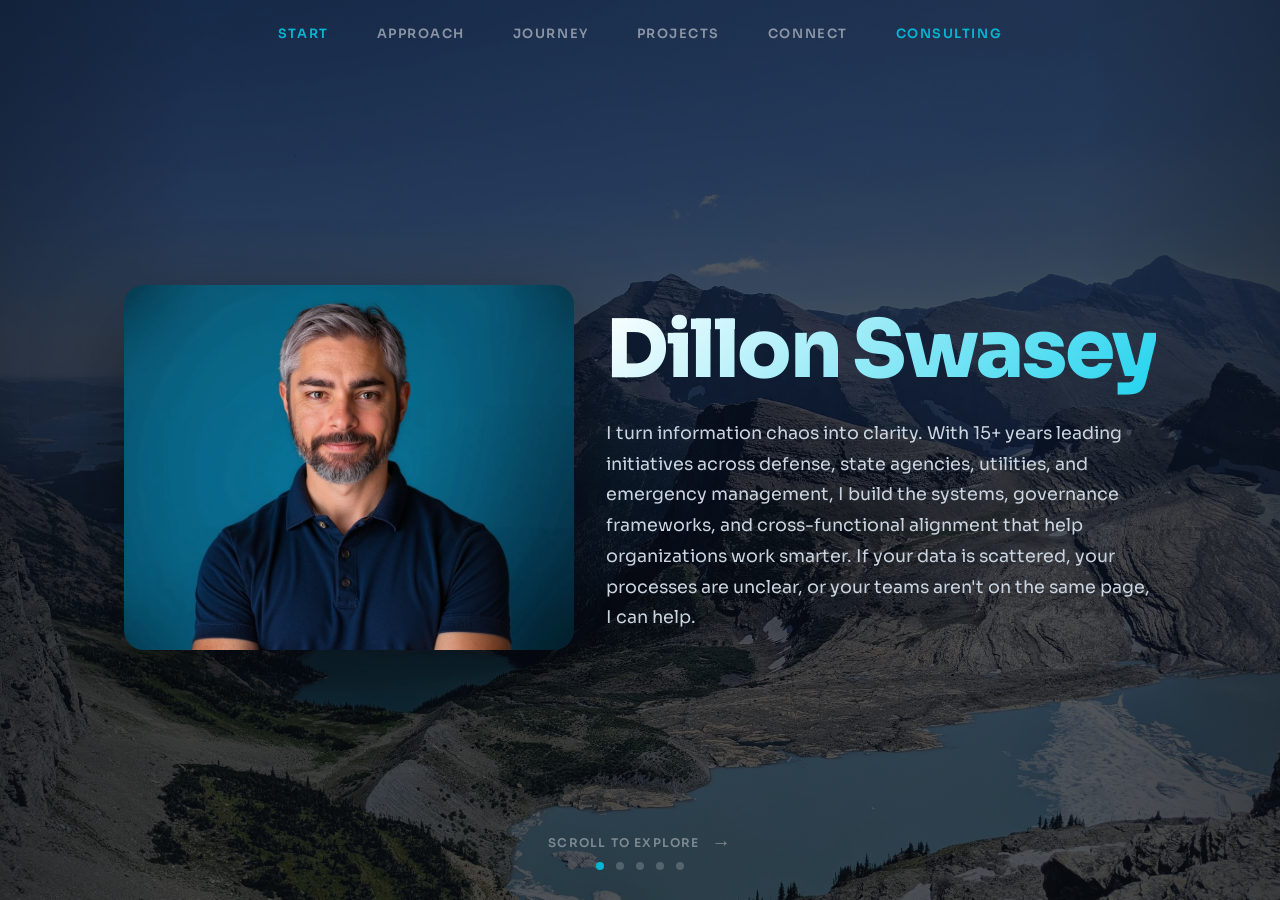
<file: index.html>
<!DOCTYPE html>
<html lang="en">
<head>
  <meta charset="UTF-8">
  <meta name="viewport" content="width=device-width, initial-scale=1.0">
  <title>Dillon Swasey</title>
  <meta name="description" content="Strategic leader transforming complexity into clarity.">
  
  <link rel="preconnect" href="https://fonts.googleapis.com">
  <link rel="preconnect" href="https://fonts.gstatic.com" crossorigin>
  <link href="https://fonts.googleapis.com/css2?family=Sora:wght@300;400;500;600;700;800&display=swap" rel="stylesheet">
  
  <link rel="stylesheet" href="css/flow.css">
</head>
<body>
  
  <!-- Minimal Navigation -->
  <nav class="nav-minimal">
    <a href="#hero" class="nav-link active">Start</a>
    <a href="#approach" class="nav-link">Approach</a>
    <a href="#journey" class="nav-link">Journey</a>
    <a href="#work" class="nav-link">Projects</a>
    <a href="#connect" class="nav-link">Connect</a>
    <!-- Not a .nav-link: flow.js binds those by index and preventDefaults them. -->
    <a href="services.html" class="nav-external">Consulting</a>
  </nav>

  <!-- Progress Dots -->
  <div class="progress-dots">
    <div class="dot active"></div>
    <div class="dot"></div>
    <div class="dot"></div>
    <div class="dot"></div>
    <div class="dot"></div>
  </div>

  <!-- Horizontal Scroll Container -->
  <div class="scroll-container" id="scrollContainer">
    <main class="horizontal-track">
      
      <!-- HERO -->
      <section id="hero" class="section">
        <div class="section-bg" style="background-image: url('images/glacier.jpg')"></div>
        
        <div class="section-content">
          <div class="hero-layout">
            <div class="hero-image">
              <img src="images/profile.jpg" alt="Dillon Swasey">
            </div>
            
            <div class="hero-text">
              <h1 class="hero-name">Dillon Swasey</h1>
              <p class="hero-tagline">
                I turn information chaos into clarity. With 15+ years leading initiatives across defense, state agencies, utilities, and emergency management, I build the systems, governance frameworks, and cross-functional alignment that help organizations work smarter. If your data is scattered, your processes are unclear, or your teams aren't on the same page, I can help.
              </p>
            </div>
          </div>
        </div>
        
        <div class="scroll-hint">Scroll to explore</div>
      </section>

      <!-- APPROACH -->
      <section id="approach" class="section">
        <div class="section-bg" style="background-image: url('images/dollysods.jpg')"></div>
        
        <div class="section-content">
          <h2>How I Work</h2>
          
          <div class="approach-grid">
            <div class="approach-item">
              <h3>Organizing Information Chaos</h3>
              <p>I bring clarity to complex data environments. Whether it's legacy records, fragmented systems, or unclear workflows, I create structures that make information accessible, traceable, and actionable.</p>
            </div>
            
            <div class="approach-item">
              <h3>Building Systems That Stick</h3>
              <p>Solutions only matter if people use them. I design governance frameworks, documentation standards, and processes that teams actually adopt, improving efficiency without adding friction.</p>
            </div>
            
            <div class="approach-item">
              <h3>Leading Across Boundaries</h3>
              <p>I've coordinated initiatives spanning federal agencies, state programs, county utilities, and municipal departments. This cross-sector experience means I can translate between technical and operational stakeholders.</p>
            </div>
            
            <div class="approach-item">
              <h3>Diverse Domain Expertise</h3>
              <p>From natural resources and emergency management to HR compliance and enterprise IT, my background lets me see connections others miss and implement solutions that work across an entire organization.</p>
            </div>
          </div>
        </div>
      </section>

      <!-- JOURNEY -->
      <section id="journey" class="section">
        <div class="section-bg" style="background-image: url('images/west_virginia.jpg')"></div>
        
        <div class="section-content scrollable">
          <h2>My Journey</h2>
          
          <div class="journey-layout">
            <div class="timeline">
              
              <div class="timeline-item expandable">
                <div class="timeline-header">
                  <div class="timeline-year">2026–Now</div>
                  <div class="timeline-summary">
                    <h3>Senior GIS Analyst / Developer <span class="expand-icon">›</span></h3>
                    <div class="timeline-org">Clark Public Utilities · WA</div>
                    <p class="timeline-oneliner">Utility GIS, ArcGIS Enterprise administration, and custom application development for a public power and water utility.</p>
                  </div>
                </div>
                <div class="timeline-details">
                  <ul>
                    <li>Build and maintain GIS systems supporting utility operations and asset management</li>
                    <li>Develop custom web applications and mapping tools for office and field staff</li>
                    <li>Administer the ArcGIS Enterprise environment, including portal and server configuration, upgrades, security, and user access</li>
                    <li>Support data standards and system integrations across utility departments</li>
                  </ul>
                </div>
              </div>

              <div class="timeline-item expandable">
                <div class="timeline-header">
                  <div class="timeline-year">2024–2026</div>
                  <div class="timeline-summary">
                    <h3>Geospatial Systems Specialist <span class="expand-icon">›</span></h3>
                    <div class="timeline-org">Intterra · Remote</div>
                    <p class="timeline-oneliner">National-scale data governance for emergency response agencies across the U.S.</p>
                  </div>
                </div>
                <div class="timeline-details">
                  <ul>
                    <li>Partnered with federal, state, and local agencies to align data standards with public safety and resilience policy objectives</li>
                    <li>Developed and maintained national-scale data systems informing wildfire mitigation, infrastructure planning, and policy compliance reporting</li>
                    <li>Redesigned enterprise GIS data models to eliminate inefficiencies and future-proof architecture for multi-agency coordination</li>
                    <li>Advised leadership on data integrity, privacy, and operational transparency standards</li>
                  </ul>
                </div>
              </div>
              
              <div class="timeline-item expandable">
                <div class="timeline-header">
                  <div class="timeline-year">2023–2024</div>
                  <div class="timeline-summary">
                    <h3>GIS Analyst <span class="expand-icon">›</span></h3>
                    <div class="timeline-org">City of Wenatchee · WA</div>
                    <p class="timeline-oneliner">Citywide transparency initiatives and cross-jurisdictional data modernization.</p>
                  </div>
                </div>
                <div class="timeline-details">
                  <ul>
                    <li>Conducted comprehensive audit of citywide GIS infrastructure, modernizing 23 mission-critical applications</li>
                    <li>Designed and launched public-facing open data portal increasing transparency by 136%</li>
                    <li>Led cross-jurisdictional collaboration with 11 departments and 2 counties to unify data sharing standards</li>
                    <li>Developed digital documentation and governance standards ensuring long-term system sustainability</li>
                  </ul>
                </div>
              </div>
              
              <div class="timeline-item expandable">
                <div class="timeline-header">
                  <div class="timeline-year">2022–2023</div>
                  <div class="timeline-summary">
                    <h3>GIS Technician <span class="expand-icon">›</span></h3>
                    <div class="timeline-org">City of Wenatchee · WA</div>
                    <p class="timeline-oneliner">Enterprise GIS enhancements and utility infrastructure mapping.</p>
                  </div>
                </div>
                <div class="timeline-details">
                  <ul>
                    <li>Contributed to enterprise ArcGIS Utility Network enhancements for citywide utility infrastructure</li>
                    <li>Co-developed applications and processes addressing operational challenges in utilities and municipal services</li>
                  </ul>
                </div>
              </div>
              
              <div class="timeline-item expandable">
                <div class="timeline-header">
                  <div class="timeline-year">2021–2022</div>
                  <div class="timeline-summary">
                    <h3>Administrative Assistant, Safety & HR <span class="expand-icon">›</span></h3>
                    <div class="timeline-org">Chelan County PUD · WA</div>
                    <p class="timeline-oneliner">Digital transformation of 220K+ records and SharePoint governance architecture.</p>
                  </div>
                </div>
                <div class="timeline-details">
                  <ul>
                    <li>Architected digital transformation of 220,000+ HR and safety records into secure, compliant repository, reducing retrieval from days to seconds</li>
                    <li>Designed and deployed SharePoint governance standards for 36 sites and 31K documents</li>
                    <li>Managed division budgets, contracts, and service-level agreements</li>
                    <li>Served as liaison between IT, Legal, and Safety divisions for regulatory alignment</li>
                  </ul>
                </div>
              </div>
              
              <div class="timeline-item expandable">
                <div class="timeline-header">
                  <div class="timeline-year">2021</div>
                  <div class="timeline-summary">
                    <h3>Fish & Wildlife Technician <span class="expand-icon">›</span></h3>
                    <div class="timeline-org">Chelan County PUD · WA · Seasonal</div>
                    <p class="timeline-oneliner">Salmon management research and comprehensive fish surveys.</p>
                  </div>
                </div>
                <div class="timeline-details">
                  <ul>
                    <li>Conducted comprehensive fish surveys contributing to critical salmon management research</li>
                  </ul>
                </div>
              </div>
              
              <div class="timeline-item expandable">
                <div class="timeline-header">
                  <div class="timeline-year">2020</div>
                  <div class="timeline-summary">
                    <h3>Scientific Technician II <span class="expand-icon">›</span></h3>
                    <div class="timeline-org">State of Washington · Seasonal</div>
                    <p class="timeline-oneliner">Field data system engineering and spawning salmon surveys.</p>
                  </div>
                </div>
                <div class="timeline-details">
                  <ul>
                    <li>Engineered integrated data collection system processing 49K+ data points from 6K subjects</li>
                    <li>Executed spawning salmon and carcass surveys on river systems</li>
                  </ul>
                </div>
              </div>
              
              <div class="timeline-item expandable">
                <div class="timeline-header">
                  <div class="timeline-year">2018–2019</div>
                  <div class="timeline-summary">
                    <h3>Administrative Assistant II, Air Quality <span class="expand-icon">›</span></h3>
                    <div class="timeline-org">State of Alaska · Anchorage</div>
                    <p class="timeline-oneliner">Title V air-permit workflows and EPA regulatory coordination.</p>
                  </div>
                </div>
                <div class="timeline-details">
                  <ul>
                    <li>Analyzed statewide air quality permit workflows, implementing process improvements</li>
                    <li>Served as primary technical liaison between regulatory staff and external stakeholders</li>
                    <li>Collaborated with federal partners to align with EPA and state regulatory frameworks</li>
                  </ul>
                </div>
              </div>
              
              <div class="timeline-item expandable">
                <div class="timeline-header">
                  <div class="timeline-year">2011–2017</div>
                  <div class="timeline-summary">
                    <h3>Supervisor, Enterprise Systems & Compliance <span class="expand-icon">›</span></h3>
                    <div class="timeline-org">United States Air Force</div>
                    <p class="timeline-oneliner">Top 0.03% ranking. $65M asset recovery. 75-year backlog eliminated.</p>
                  </div>
                </div>
                <div class="timeline-details">
                  <ul>
                    <li>Led teams across multiple bases, achieving top 0.03% performance ranking (#1 of 3,000+)</li>
                    <li>Designed and deployed enterprise-scale SharePoint systems and compliance programs</li>
                    <li>Led enterprise-wide audit recovering $65M+ in government property, achieving 100% compliance on 180K records in under 3 months</li>
                    <li>Directed multi-site records modernization eliminating 75-year backlog</li>
                    <li>Developed internal IT support framework saving 730 labor hours annually</li>
                    <li>Delivered strategic training to hundreds of personnel in SharePoint and digital governance</li>
                  </ul>
                </div>
              </div>
              
              <div class="timeline-item expandable">
                <div class="timeline-header">
                  <div class="timeline-year">2007–2009</div>
                  <div class="timeline-summary">
                    <h3>Wildlife Technician II <span class="expand-icon">›</span></h3>
                    <div class="timeline-org">State of Utah · Seasonal</div>
                    <p class="timeline-oneliner">Habitat restoration, invasive species management, wildlife conservation.</p>
                  </div>
                </div>
                <div class="timeline-details">
                  <ul>
                    <li>Collaborated on projects supporting wildlife populations including rainwater capture and habitat restoration</li>
                    <li>Conducted invasive species management contributing to preservation of wildlife habitats</li>
                  </ul>
                </div>
              </div>
              
            </div>
            
            <div class="education-list">
              <div class="education-label">Education</div>
              
              <div class="education-item">
                <div class="education-degree">M.S.</div>
                <div class="education-field">Geospatial Information Science</div>
                <div class="education-school">University of Wyoming · 2022<br><span style="color: rgba(6, 182, 212, 0.7);">Minor: Remote Sensing</span></div>
              </div>
              
              <div class="education-item">
                <div class="education-degree">B.S.</div>
                <div class="education-field">Natural Resources</div>
                <div class="education-school">Oregon State University · 2019</div>
              </div>
              
              <div class="education-item">
                <div class="education-degree">A.S.</div>
                <div class="education-field">Business Administration</div>
                <div class="education-school">Community College of the Air Force · 2015</div>
              </div>
            </div>
          </div>
        </div>
      </section>

      <!-- PROJECTS -->
      <section id="work" class="section">
        <div class="section-bg" style="background-image: url('images/vermont_fall.jpg')"></div>
        
        <div class="section-content scrollable">
          <h2>Projects</h2>
          
          <div class="work-layout">
            <!-- Featured Projects -->
            <div class="featured-projects">
              <div class="featured-label">Featured</div>

              <div class="featured-project">
                <div class="featured-image">
                  <img src="images/plumefront.png" alt="PlumeFront">
                </div>
                <div class="featured-content">
                  <h3>PlumeFront</h3>
                  <p>Live wildfire, smoke, and air quality map pulling active incidents, fire perimeters, satellite smoke plumes, and AQI from NIFC, NOAA, and EPA AirNow. Fully static and keyless, with an hourly automated NOAA HRRR wind pipeline.</p>
                  <div class="featured-tags">
                    <span class="featured-tag">JavaScript</span>
                    <span class="featured-tag">Leaflet</span>
                    <span class="featured-tag">Python</span>
                    <span class="featured-tag">GitHub Actions</span>
                  </div>
                  <a href="https://plumefront.com" target="_blank" rel="noopener" class="project-link">Visit App</a>
                </div>
              </div>

              <div class="featured-project">
                <div class="featured-image">
                  <img src="images/Ravensfixedbrief.JPG" alt="Raven's Roles">
                </div>
                <div class="featured-content">
                  <h3>Raven's Roles Job Board</h3>
                  <p>Interactive platform aggregating natural resources careers with automated scraping and spatial search.</p>
                  <div class="featured-tags">
                    <span class="featured-tag">Python</span>
                    <span class="featured-tag">CSS</span>
                    <span class="featured-tag">HTML</span>
                    <span class="featured-tag">JS</span>
                  </div>
                  <a href="https://ravensroles.com" target="_blank" class="project-link">Visit App</a>
                </div>
              </div>
              
              <div class="featured-project">
                <div class="featured-image">
                  <img src="images/housing_affordability.png" alt="US Housing Affordability">
                </div>
                <div class="featured-content">
                  <h3>US County Housing Affordability</h3>
                  <p>Interactive web map showing housing affordability by US county using Census and Redfin data.</p>
                  <div class="featured-tags">
                    <span class="featured-tag">JavaScript</span>
                    <span class="featured-tag">Census API</span>
                  </div>
                  <a href="https://dswaz.github.io/housingaffordability/" target="_blank" class="project-link">View App</a>
                </div>
              </div>
              
              <div class="featured-project" style="cursor: pointer;" data-modal="slideshow" data-title="WV Oil & Gas Cartography" data-content="<p>Comprehensive cartographic visualization of active oil and gas production infrastructure across West Virginia. Designed to communicate spatial distribution patterns and production density while maintaining legibility at multiple scales.</p><p>The map balances detailed point data visualization with clear regional patterns, using graduated symbols and transparency to manage visual complexity while preserving information density.</p><p><strong>Data:</strong> West Virginia Department of Environmental Protection (WVDEP)</p><p><strong>Tools:</strong> ArcGIS Pro, Cartographic Design</p>" data-images="images/WV_oilandgas.jpg">
                <div class="featured-image">
                  <img src="images/WV_oilandgas.jpg" alt="WV Oil & Gas">
                </div>
                <div class="featured-content">
                  <h3>WV Oil & Gas Cartography</h3>
                  <p>Comprehensive visualization of active production infrastructure across West Virginia.</p>
                  <div class="featured-tags">
                    <span class="featured-tag">ArcGIS Pro</span>
                    <span class="featured-tag">Cartographic Design</span>
                  </div>
                  <span class="view-more">View Map →</span>
                </div>
              </div>
            </div>
            
            <!-- Collapsible Categories -->
            <div class="project-categories">
              <div class="category-group">
                <div class="category-header">
                  <span class="category-title">Systems & Architecture</span>
                  <span class="category-toggle">+</span>
                </div>
                <div class="category-projects">
                  <div class="mini-project">
                    <h4>Municipal GIS Modernization</h4>
                    <p>Modernized 23 applications, launched open data portal increasing transparency 136%.</p>
                  </div>
                  <div class="mini-project">
                    <h4>Enterprise Records Transformation</h4>
                    <p>Transformed 220K+ records from paper to digital, reduced retrieval from days to seconds.</p>
                  </div>
                  <div class="mini-project">
                    <h4>Military Systems Leadership</h4>
                    <p>Led IT and admin systems teams, fixed 75-year backlog of legacy records and built SharePoint systems, lauded by Air Force Historian for system design.</p>
                  </div>
                </div>
              </div>
              
              <div class="category-group">
                <div class="category-header">
                  <span class="category-title">Applications</span>
                  <span class="category-toggle">+</span>
                </div>
                <div class="category-projects">
                  <div class="mini-project">
                    <h4>Random Photo Generator Map</h4>
                    <p>Interactive tool generating geotagged images from Wikipedia Commons.</p>
                    <a href="https://dswaz.github.io/randomphoto" target="_blank" class="project-link">Visit App</a>
                  </div>
                </div>
              </div>
              
              <div class="category-group">
                <div class="category-header">
                  <span class="category-title">Research & Analysis</span>
                  <span class="category-toggle">+</span>
                </div>
                <div class="category-projects">
                  <div class="mini-project">
                    <h4>Electric Infrastructure & Wildfire</h4>
                    <p>Master's thesis examining utility vegetation management and wildfire risk.</p>
                    <span class="view-more" data-modal="embed" data-title="Electric Infrastructure & Wildfire Potential" data-content="<p>This master's thesis examined the relationship between utility vegetation management practices and wildfire risk. The research integrated infrastructure data with environmental factors to assess how maintenance strategies influence fire behavior and spread probability.</p><p>Key findings include spatial relationships between power line corridors, vegetation fuel loads, and historical fire perimeters to identify high-risk zones and optimize management interventions.</p>" data-embed-paper="https://docs.google.com/document/d/e/2PACX-1vReOQsDviDdaTXK0TxhScRgENNey-YYnGFahbYVGLL7xhXDPEGmAjpSmLIBQJvVRoSVSsFyP_YX6hHW/pub?embedded=true" data-embed-slides="https://docs.google.com/presentation/d/e/2PACX-1vQIU1MqqOz6c-ACAkl95zivf0lwJo7qVLwTGp-HP4D0ZplE0iosO5grGoubnpz-tP3op-3YN6C9DNWx/embed?start=false&loop=true&delayms=15000">View Details</span>
                  </div>
                  <div class="mini-project">
                    <h4>UAS Sage Grouse Habitat</h4>
                    <p>LiDAR-based assessment of sage grouse habitat suitability in Eastern Washington.</p>
                    <span class="view-more" data-modal="embed" data-title="UAS Sage Grouse Habitat Analysis" data-content="<p>This study used LiDAR data taken from Eastern Washington to visualize vegetation height within the range of an endangered sage grouse population.</p><p>With this LiDAR data I was able to understand how much sagebrush was present (the preferred sage grouse vegetation) and the topography they prefer, to determine if the study area would provide suitable habitat.</p>" data-embed-paper="https://drive.google.com/file/d/1HmA4Krs252h3kw4tRtoXzMybi6mUSJ5z/preview">View Details</span>
                  </div>
                  <div class="mini-project">
                    <h4>Sage Grouse & Human Barriers</h4>
                    <p>Spatial analysis of sage grouse relationships to roads during mating season near Mono Lake.</p>
                    <span class="view-more" data-modal="embed" data-title="Sage Grouse Vegetation & Human Barriers" data-content="<p>This data visualization project examined a population of sage grouse near Mono Lake, California, focusing on their relationship to human barriers (specifically roads) in accordance with their mating season and spatial distribution according to vegetation.</p><p>The research showed that birds often tried to steer clear of human barriers even though it was almost impossible to be away from them. Human encroachment into this endangered species' home range continues to put them at risk. Several studies have shown that sage grouse are very negatively impacted by sounds, particularly during their mating season. Road noise has shown to be the worst disturbance to these birds.</p>" data-embed-paper="https://drive.google.com/file/d/1g3Xsx2T-FLhV5DW-V50MnBgQ1gnWeAdj/preview">View Details</span>
                  </div>
                </div>
              </div>
              
              <div class="category-group">
                <div class="category-header">
                  <span class="category-title">Governance</span>
                  <span class="category-toggle">+</span>
                </div>
                <div class="category-projects">
                  <div class="mini-project">
                    <h4>National Emergency Systems Schema Rationalization</h4>
                    <p>10-year schema rationalization across 50+ agencies, 450 datasets, and 1.8M records.</p>
                    <span class="view-more" data-modal="text" data-title="National Emergency Systems Schema Rationalization" data-content="<p>Systematic rationalization of decade-old emergency response GIS schemas across 50+ agencies. Developed weighted decision matrix evaluating field usage patterns, regulatory requirements, and redundancy to establish clear governance decisions for 450 datasets containing 1.8M records.</p><p><strong>Key Outcomes:</strong></p><ul><li>Identified 1,300+ data fields for removal</li><li>Found 95 redundant data types</li><li>Achieved 30% reduction in storage space</li><li>Established governance decisions for 450 datasets</li><li>Created weighted scoring system (Usage 40%, Compliance 30%, Redundancy 30%)</li><li>Enabled coordinated schema evolution across 50+ agencies</li></ul>">View Details</span>
                  </div>
                </div>
              </div>
            </div>
          </div>
        </div>
      </section>

      <!-- CONNECT -->
      <section id="connect" class="section">
        <div class="section-bg" style="background-image: url('images/vermont.jpg')"></div>
        
        <div class="section-content">
          <div class="connect-layout">
            <h2>Connect</h2>
            
            <p class="connect-text">
              Ready to transform complexity into clarity? Looking for strategic leadership 
              on data governance or systems modernization? Let's talk.
            </p>
            
            <div class="connect-links">
              <a href="https://www.linkedin.com/in/dillonswasey/" target="_blank" class="connect-icon-link" aria-label="LinkedIn">
                <svg viewBox="0 0 24 24" fill="currentColor">
                  <path d="M20.447 20.452h-3.554v-5.569c0-1.328-.027-3.037-1.852-3.037-1.853 0-2.136 1.445-2.136 2.939v5.667H9.351V9h3.414v1.561h.046c.477-.9 1.637-1.85 3.37-1.85 3.601 0 4.267 2.37 4.267 5.455v6.286zM5.337 7.433c-1.144 0-2.063-.926-2.063-2.065 0-1.138.92-2.063 2.063-2.063 1.14 0 2.064.925 2.064 2.063 0 1.139-.925 2.065-2.064 2.065zm1.782 13.019H3.555V9h3.564v11.452zM22.225 0H1.771C.792 0 0 .774 0 1.729v20.542C0 23.227.792 24 1.771 24h20.451C23.2 24 24 23.227 24 22.271V1.729C24 .774 23.2 0 22.222 0h.003z"/>
                </svg>
              </a>
              
              <a href="mailto:dillonswasey@gmail.com" class="connect-email">
                <svg viewBox="0 0 24 24" fill="none" stroke="currentColor" stroke-width="2">
                  <rect x="2" y="4" width="20" height="16" rx="2"/>
                  <path d="M22 6l-10 7L2 6"/>
                </svg>
                <span>dillonswasey@gmail.com</span>
              </a>
              
              <a href="https://github.com/dswaz" target="_blank" class="connect-icon-link" aria-label="GitHub">
                <svg viewBox="0 0 24 24" fill="currentColor">
                  <path d="M12 0c-6.626 0-12 5.373-12 12 0 5.302 3.438 9.8 8.207 11.387.599.111.793-.261.793-.577v-2.234c-3.338.726-4.033-1.416-4.033-1.416-.546-1.387-1.333-1.756-1.333-1.756-1.089-.745.083-.729.083-.729 1.205.084 1.839 1.237 1.839 1.237 1.07 1.834 2.807 1.304 3.492.997.107-.775.418-1.305.762-1.604-2.665-.305-5.467-1.334-5.467-5.931 0-1.311.469-2.381 1.236-3.221-.124-.303-.535-1.524.117-3.176 0 0 1.008-.322 3.301 1.23.957-.266 1.983-.399 3.003-.404 1.02.005 2.047.138 3.006.404 2.291-1.552 3.297-1.23 3.297-1.23.653 1.653.242 2.874.118 3.176.77.84 1.235 1.911 1.235 3.221 0 4.609-2.807 5.624-5.479 5.921.43.372.823 1.102.823 2.222v3.293c0 .319.192.694.801.576 4.765-1.589 8.199-6.086 8.199-11.386 0-6.627-5.373-12-12-12z"/>
                </svg>
              </a>
            </div>
          </div>
        </div>
      </section>

    </main>
  </div>

  <!-- Modal -->
  <div class="modal-backdrop"></div>
  <div class="modal" id="projectModal">
    <div class="modal-header">
      <button class="modal-close">×</button>
    </div>
    <div class="modal-content" id="modalBody">
      <!-- Content populated by JS -->
    </div>
  </div>

  <script src="js/flow.js"></script>
</body>
</html>
</file>
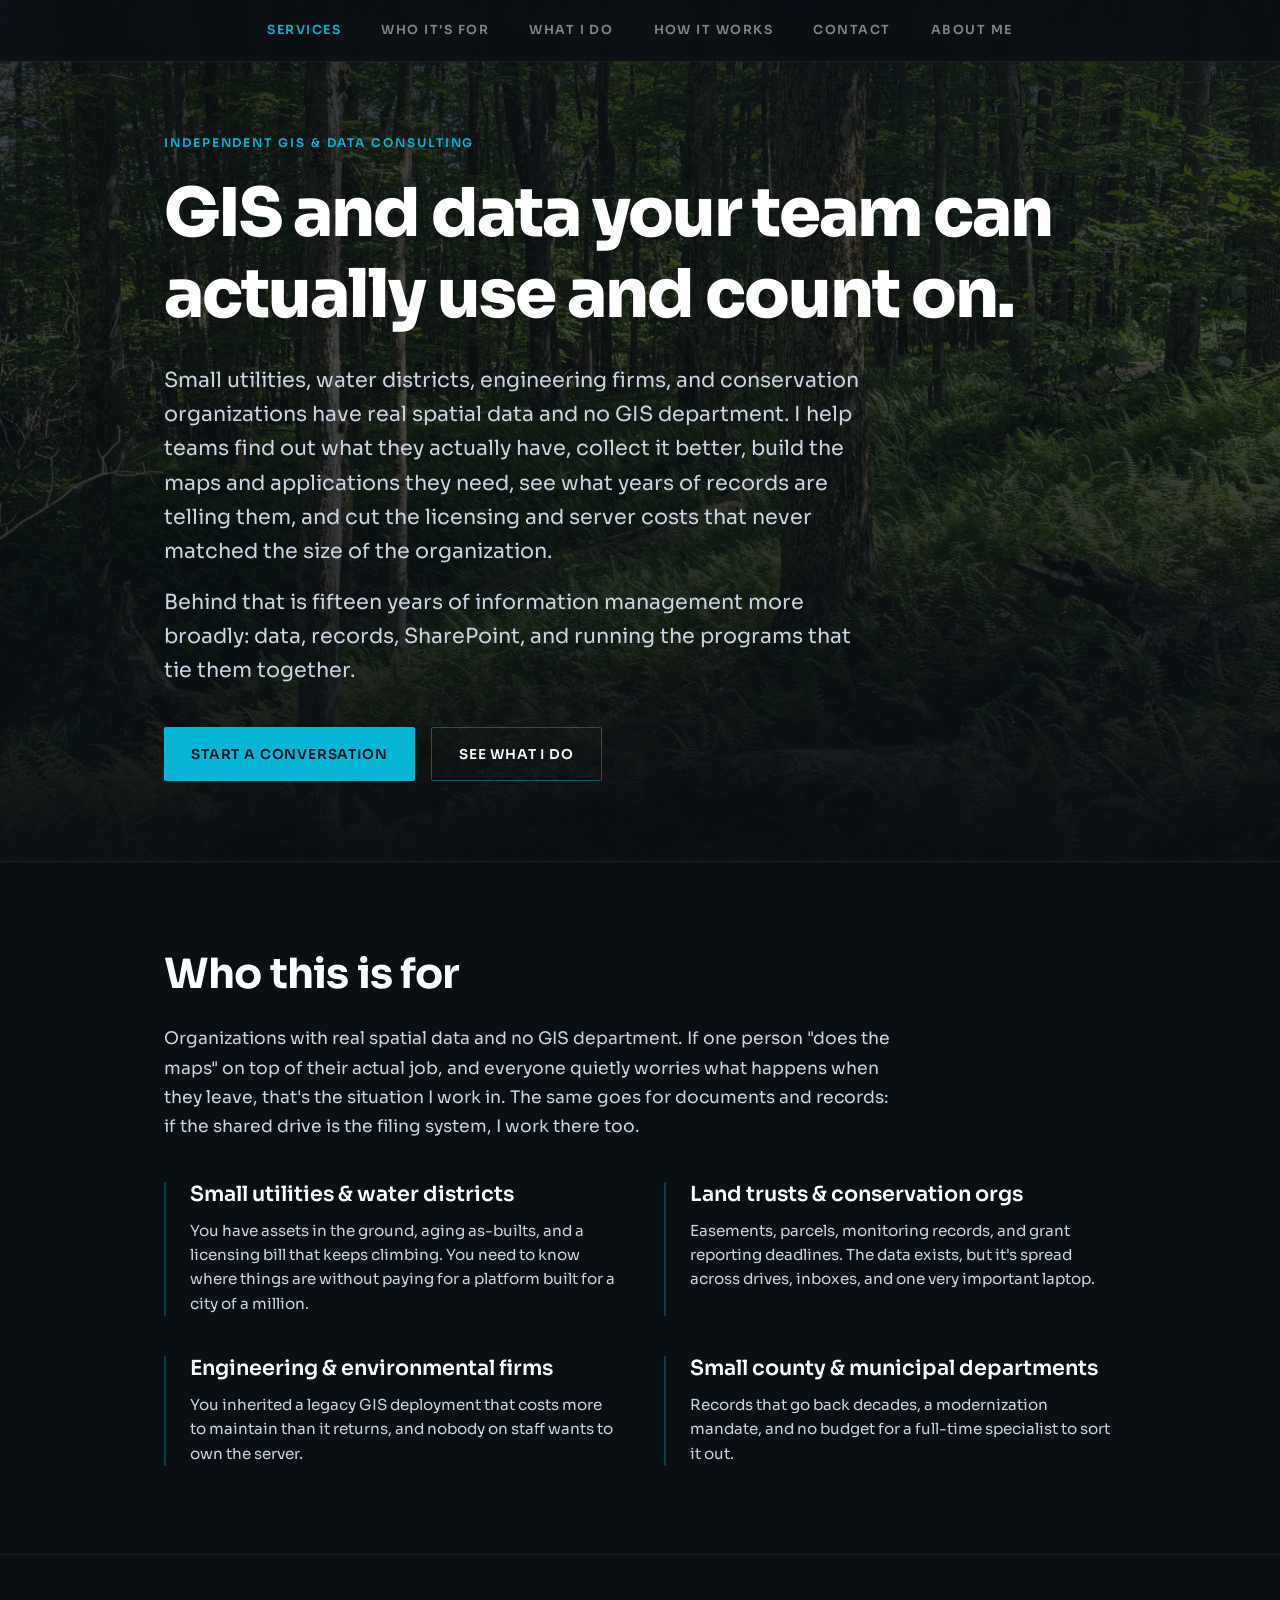
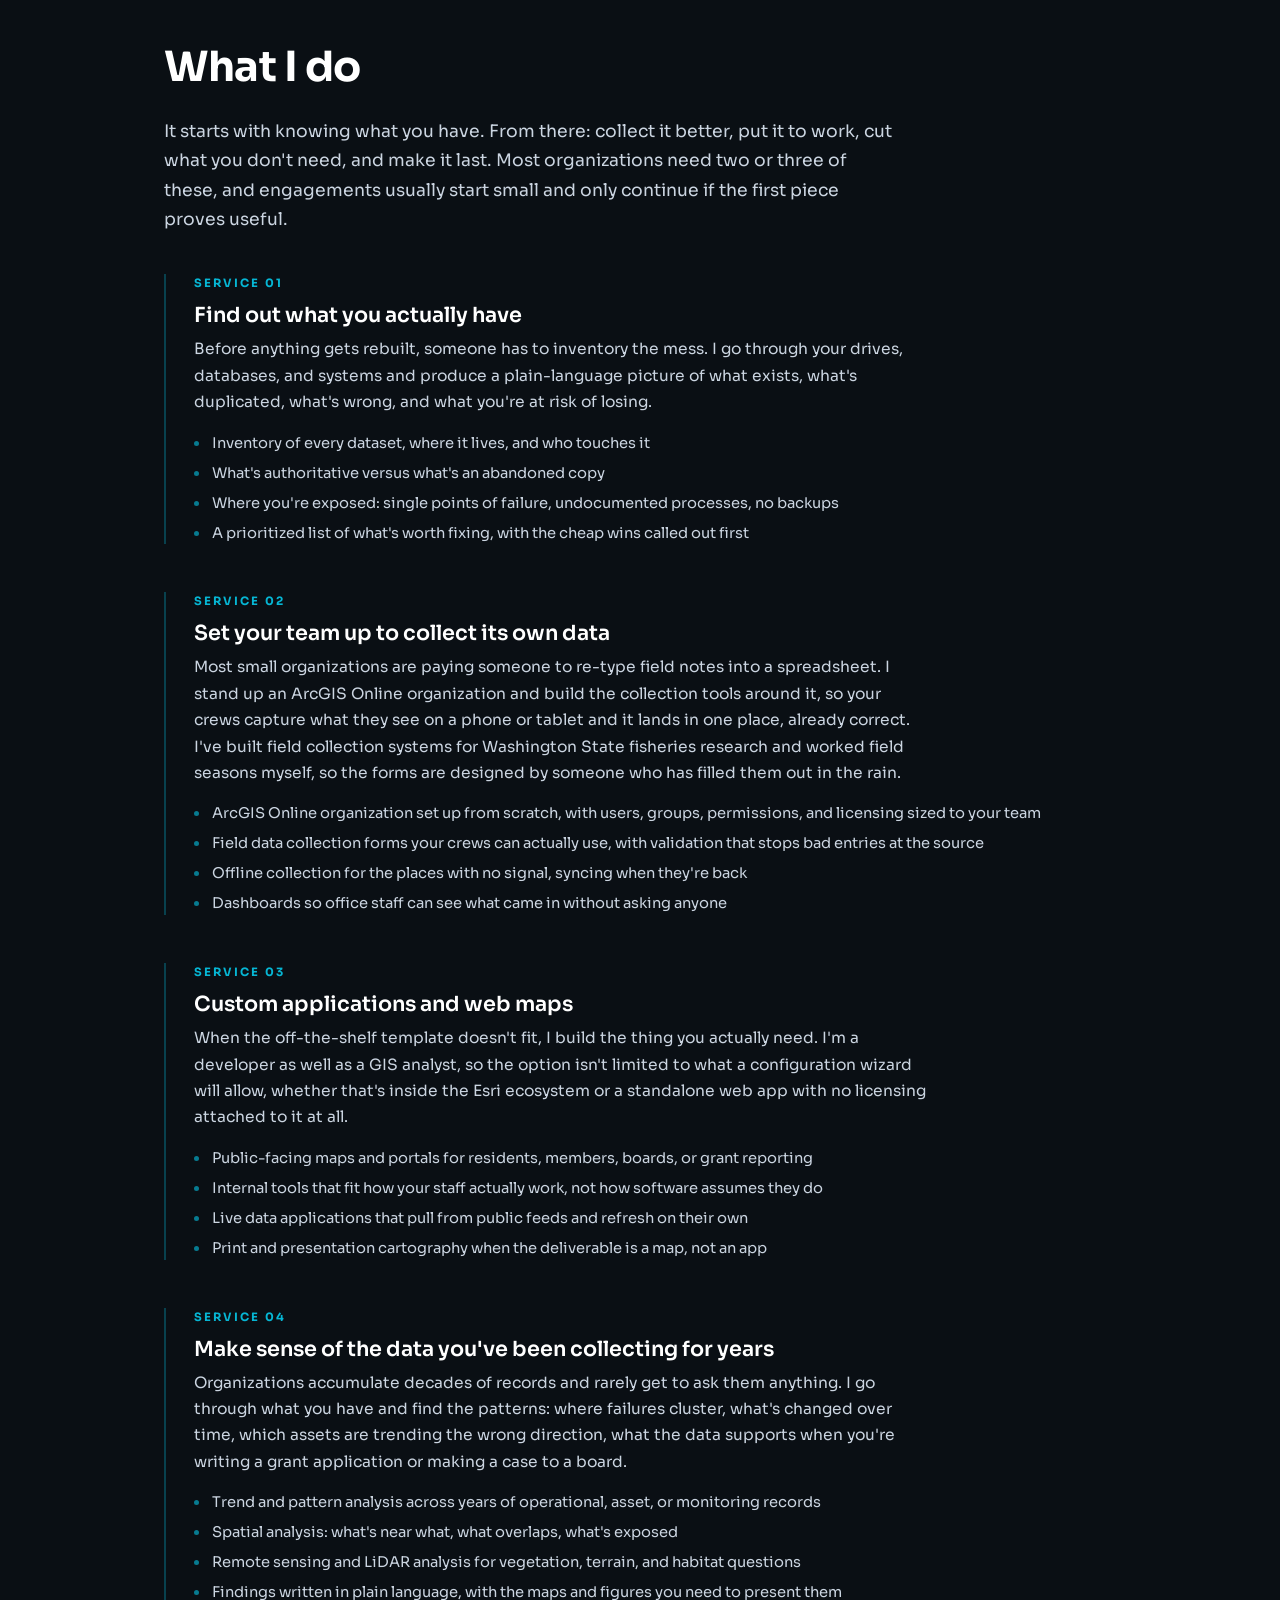
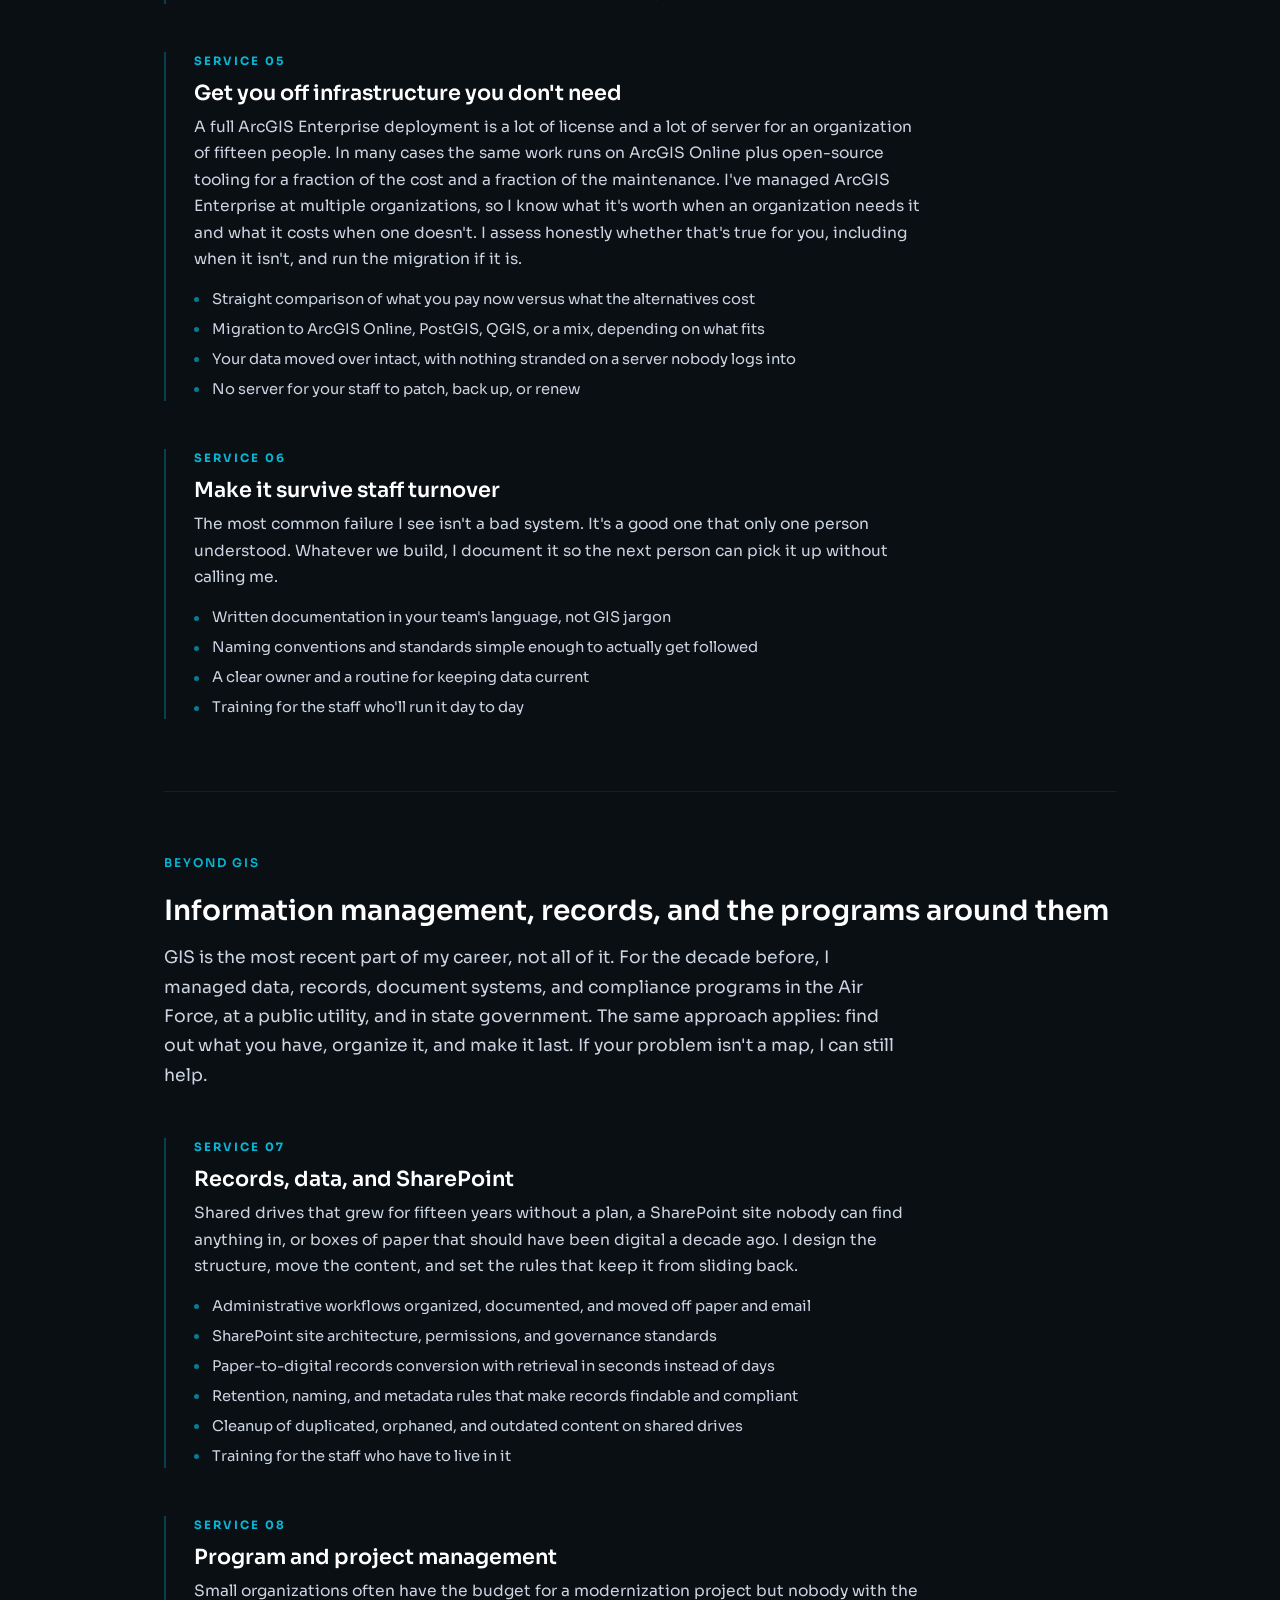
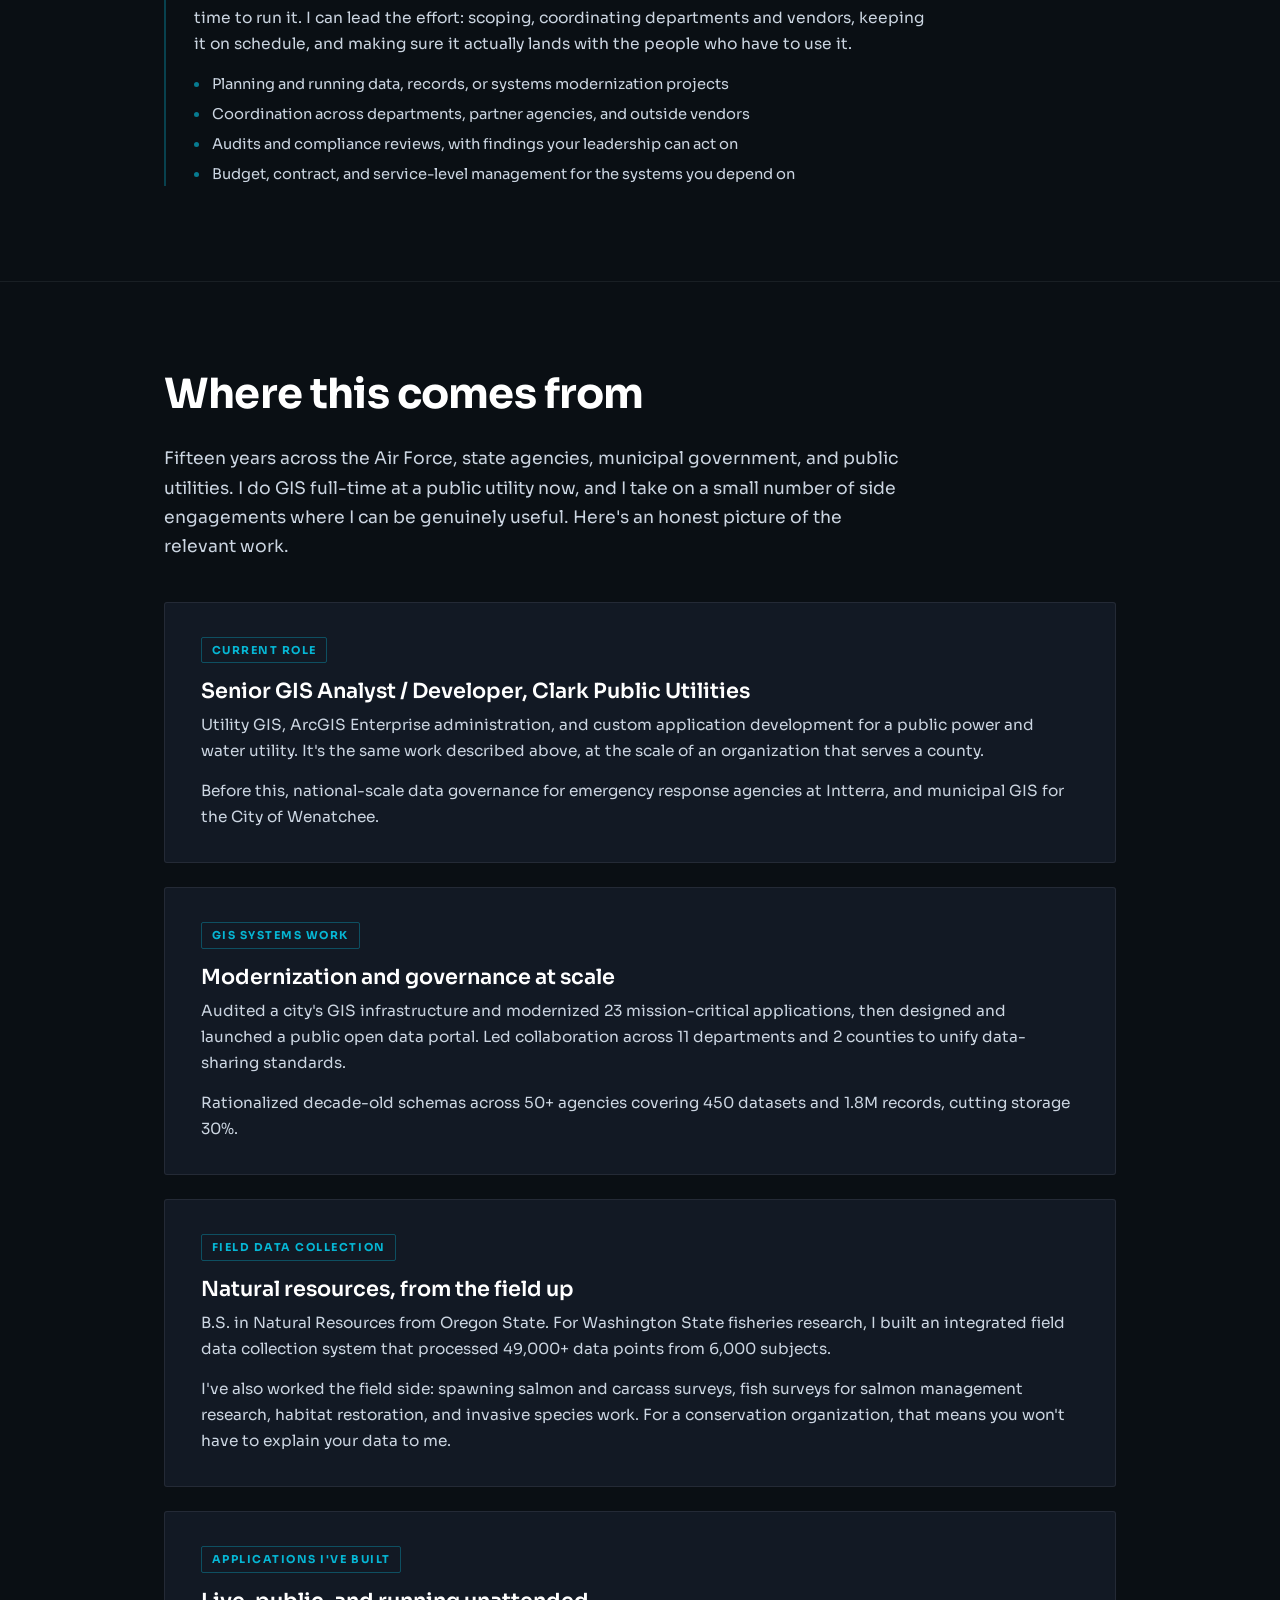
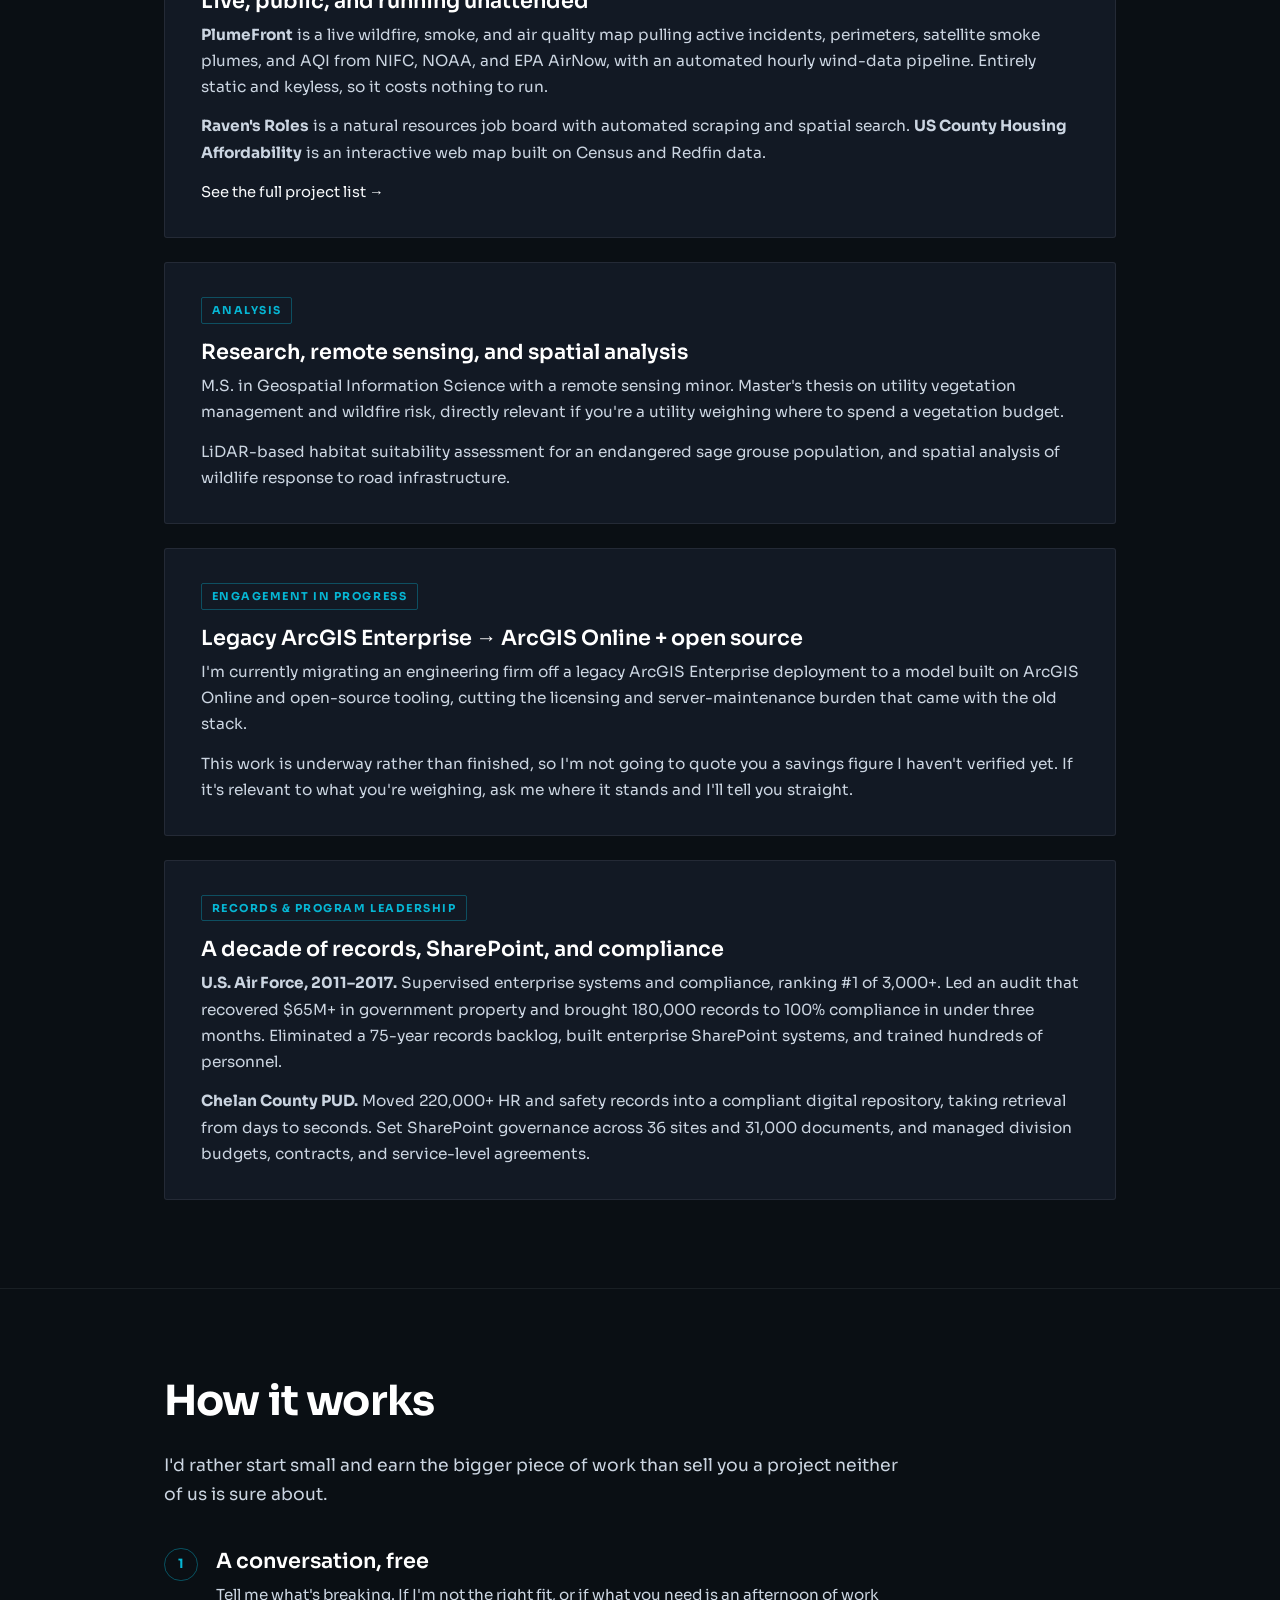
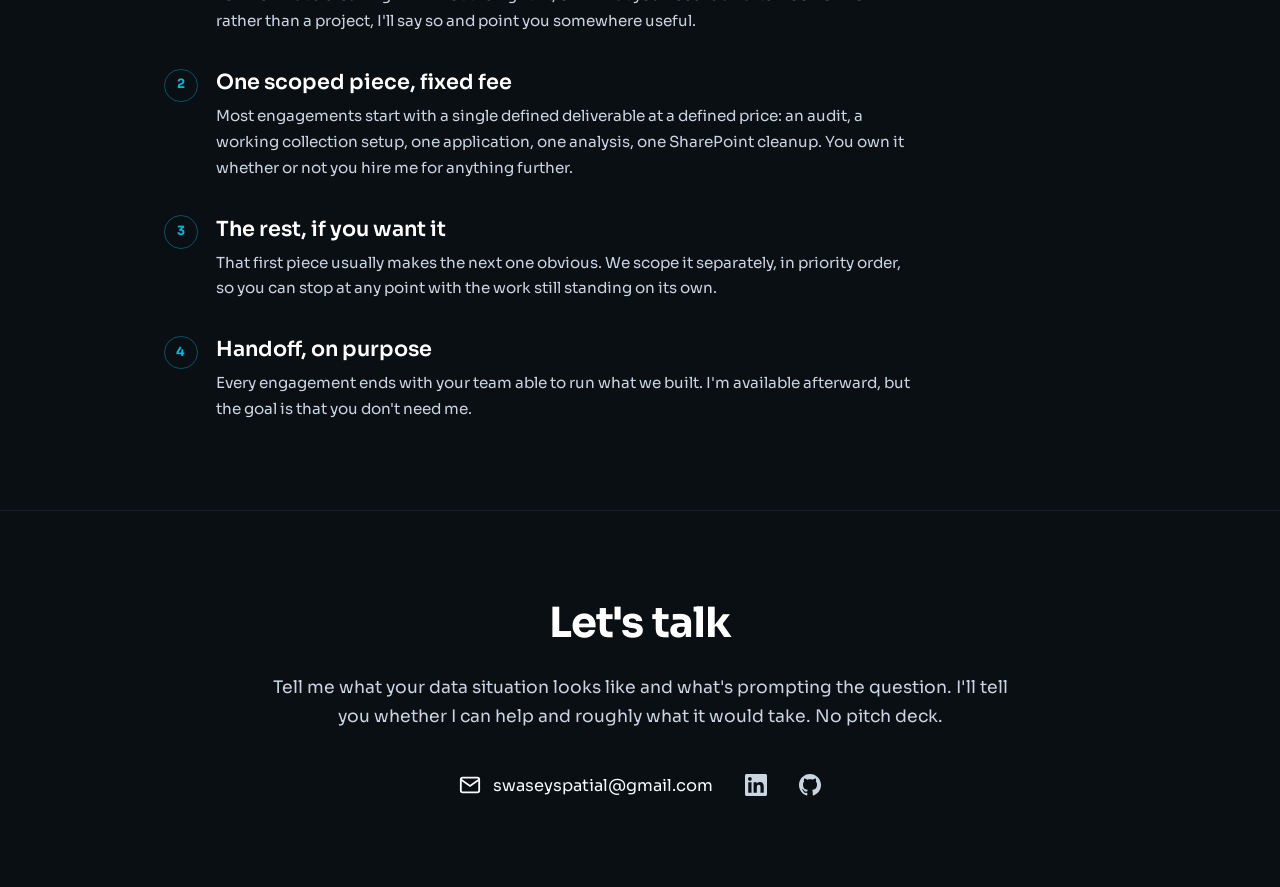
<file: services.html>
<!DOCTYPE html>
<html lang="en">
<head>
<meta charset="UTF-8">
<meta name="viewport" content="width=device-width, initial-scale=1.0">
<title>GIS &amp; Data Consulting for Small Teams &middot; Dillon Swasey</title>
<meta name="description" content="Independent GIS and data consulting for small utilities, water districts, engineering firms, and conservation organizations. Field data collection, custom web maps and applications, data analysis, records and SharePoint management.">
<link rel="canonical" href="https://dillonswasey.com/services.html">

<!-- Link previews (email, LinkedIn, Slack, texts). URLs must be absolute. -->
<meta property="og:type" content="website">
<meta property="og:site_name" content="Dillon Swasey">
<meta property="og:url" content="https://dillonswasey.com/services.html">
<meta property="og:title" content="GIS and data your team can actually use and count on">
<meta property="og:description" content="Independent GIS and data consulting for small utilities, water districts, engineering firms, and conservation organizations.">
<meta property="og:image" content="https://dillonswasey.com/images/og-consulting.jpg">
<meta property="og:image:width" content="1200">
<meta property="og:image:height" content="630">
<meta property="og:image:alt" content="Independent GIS and data consulting. GIS and data your team can actually use and count on. Dillon Swasey.">
<meta name="twitter:card" content="summary_large_image">
<meta name="twitter:title" content="GIS and data your team can actually use and count on">
<meta name="twitter:description" content="Independent GIS and data consulting for small utilities, water districts, engineering firms, and conservation organizations.">
<meta name="twitter:image" content="https://dillonswasey.com/images/og-consulting.jpg">
<link rel="preconnect" href="https://fonts.googleapis.com">
<link rel="preconnect" href="https://fonts.gstatic.com" crossorigin>
<link href="https://fonts.googleapis.com/css2?family=Sora:wght@300;400;500;600;700;800&display=swap" rel="stylesheet">
<link rel="stylesheet" href="css/services.css">
</head>
<body>

<nav class="nav-minimal">
  <a href="#top" class="nav-link nav-secondary active">Services</a>
  <a href="#who" class="nav-link nav-secondary">Who It's For</a>
  <a href="#what" class="nav-link">What I Do</a>
  <a href="#how" class="nav-link nav-secondary">How It Works</a>
  <a href="#contact" class="nav-link">Contact</a>
  <a href="index.html" class="nav-link">About Me</a>
</nav>

<!-- HERO -->
<header class="hero" id="top">
  <div class="hero-bg"></div>
  <div class="wrap">
    <span class="eyebrow">Independent GIS &amp; Data Consulting</span>
    <h1>GIS and data your team can actually use and count on.</h1>
    <p class="hero-sub">
      Small utilities, water districts, engineering firms, and conservation organizations have real spatial data and
      no GIS department. I help teams find out what they actually have, collect it better, build
      the maps and applications they need, see what years of records are telling them, and cut
      the licensing and server costs that never matched the size of the organization.
    </p>
    <p class="hero-sub">
      Behind that is fifteen years of information management more broadly: data, records,
      SharePoint, and running the programs that tie them together.
    </p>
    <div class="cta-row">
      <a href="#contact" class="btn btn-primary">Start a conversation</a>
      <a href="#what" class="btn btn-ghost">See what I do</a>
    </div>
  </div>
</header>

<!-- WHO IT'S FOR -->
<section class="band" id="who">
  <div class="wrap">
    <h2>Who this is for</h2>
    <p class="lead">
      Organizations with real spatial data and no GIS department. If one person "does the maps"
      on top of their actual job, and everyone quietly worries what happens when they leave,
      that's the situation I work in. The same goes for documents and records: if the shared
      drive is the filing system, I work there too.
    </p>
    <div class="grid grid-2">
      <div class="card">
        <h3>Small utilities &amp; water districts</h3>
        <p>You have assets in the ground, aging as-builts, and a licensing bill that keeps climbing. You need to know where things are without paying for a platform built for a city of a million.</p>
      </div>
      <div class="card">
        <h3>Land trusts &amp; conservation orgs</h3>
        <p>Easements, parcels, monitoring records, and grant reporting deadlines. The data exists, but it's spread across drives, inboxes, and one very important laptop.</p>
      </div>
      <div class="card">
        <h3>Engineering &amp; environmental firms</h3>
        <p>You inherited a legacy GIS deployment that costs more to maintain than it returns, and nobody on staff wants to own the server.</p>
      </div>
      <div class="card">
        <h3>Small county &amp; municipal departments</h3>
        <p>Records that go back decades, a modernization mandate, and no budget for a full-time specialist to sort it out.</p>
      </div>
    </div>
  </div>
</section>

<!-- WHAT I DO -->
<section class="band" id="what">
  <div class="wrap">
    <h2>What I do</h2>
    <p class="lead">
      It starts with knowing what you have. From there: collect it better, put it to work, cut
      what you don't need, and make it last. Most organizations need two or three of these, and
      engagements usually start small and only continue if the first piece proves useful.
    </p>

    <div class="service">
      <span class="service-num">Service 01</span>
      <h3>Find out what you actually have</h3>
      <p>
        Before anything gets rebuilt, someone has to inventory the mess. I go through your
        drives, databases, and systems and produce a plain-language picture of what exists,
        what's duplicated, what's wrong, and what you're at risk of losing.
      </p>
      <ul>
        <li>Inventory of every dataset, where it lives, and who touches it</li>
        <li>What's authoritative versus what's an abandoned copy</li>
        <li>Where you're exposed: single points of failure, undocumented processes, no backups</li>
        <li>A prioritized list of what's worth fixing, with the cheap wins called out first</li>
      </ul>
    </div>

    <div class="service">
      <span class="service-num">Service 02</span>
      <h3>Set your team up to collect its own data</h3>
      <p>
        Most small organizations are paying someone to re-type field notes into a spreadsheet.
        I stand up an ArcGIS Online organization and build the collection tools around it, so
        your crews capture what they see on a phone or tablet and it lands in one place,
        already correct. I've built field collection systems for Washington State fisheries
        research and worked field seasons myself, so the forms are designed by someone who has
        filled them out in the rain.
      </p>
      <ul>
        <li>ArcGIS Online organization set up from scratch, with users, groups, permissions, and licensing sized to your team</li>
        <li>Field data collection forms your crews can actually use, with validation that stops bad entries at the source</li>
        <li>Offline collection for the places with no signal, syncing when they're back</li>
        <li>Dashboards so office staff can see what came in without asking anyone</li>
      </ul>
    </div>

    <div class="service">
      <span class="service-num">Service 03</span>
      <h3>Custom applications and web maps</h3>
      <p>
        When the off-the-shelf template doesn't fit, I build the thing you actually need. I'm a
        developer as well as a GIS analyst, so the option isn't limited to what a configuration
        wizard will allow, whether that's inside the Esri ecosystem or a standalone web
        app with no licensing attached to it at all.
      </p>
      <ul>
        <li>Public-facing maps and portals for residents, members, boards, or grant reporting</li>
        <li>Internal tools that fit how your staff actually work, not how software assumes they do</li>
        <li>Live data applications that pull from public feeds and refresh on their own</li>
        <li>Print and presentation cartography when the deliverable is a map, not an app</li>
      </ul>
    </div>

    <div class="service">
      <span class="service-num">Service 04</span>
      <h3>Make sense of the data you've been collecting for years</h3>
      <p>
        Organizations accumulate decades of records and rarely get to ask them anything. I go
        through what you have and find the patterns: where failures cluster, what's
        changed over time, which assets are trending the wrong direction, what the data supports
        when you're writing a grant application or making a case to a board.
      </p>
      <ul>
        <li>Trend and pattern analysis across years of operational, asset, or monitoring records</li>
        <li>Spatial analysis: what's near what, what overlaps, what's exposed</li>
        <li>Remote sensing and LiDAR analysis for vegetation, terrain, and habitat questions</li>
        <li>Findings written in plain language, with the maps and figures you need to present them</li>
      </ul>
    </div>

    <div class="service">
      <span class="service-num">Service 05</span>
      <h3>Get you off infrastructure you don't need</h3>
      <p>
        A full ArcGIS Enterprise deployment is a lot of license and a lot of server for an
        organization of fifteen people. In many cases the same work runs on ArcGIS Online plus
        open-source tooling for a fraction of the cost and a fraction of the maintenance.
        I've managed ArcGIS Enterprise at multiple organizations, so I know what it's worth when
        an organization needs it and what it costs when one doesn't. I assess honestly whether
        that's true for you, including when it isn't, and run the migration if it is.
      </p>
      <ul>
        <li>Straight comparison of what you pay now versus what the alternatives cost</li>
        <li>Migration to ArcGIS Online, PostGIS, QGIS, or a mix, depending on what fits</li>
        <li>Your data moved over intact, with nothing stranded on a server nobody logs into</li>
        <li>No server for your staff to patch, back up, or renew</li>
      </ul>
    </div>

    <div class="service">
      <span class="service-num">Service 06</span>
      <h3>Make it survive staff turnover</h3>
      <p>
        The most common failure I see isn't a bad system. It's a good one that only one
        person understood. Whatever we build, I document it so the next person can pick it up
        without calling me.
      </p>
      <ul>
        <li>Written documentation in your team's language, not GIS jargon</li>
        <li>Naming conventions and standards simple enough to actually get followed</li>
        <li>A clear owner and a routine for keeping data current</li>
        <li>Training for the staff who'll run it day to day</li>
      </ul>
    </div>

    <div class="service-group">
      <span class="eyebrow">Beyond GIS</span>
      <h3 class="service-group-title">Information management, records, and the programs around them</h3>
      <p class="lead">
        GIS is the most recent part of my career, not all of it. For the decade before, I managed
        data, records, document systems, and compliance programs in the
        Air Force, at a public utility, and in state government. The same approach applies: find
        out what you have, organize it, and make it last. If your problem isn't a map, I can
        still help.
      </p>
    </div>

    <div class="service">
      <span class="service-num">Service 07</span>
      <h3>Records, data, and SharePoint</h3>
      <p>
        Shared drives that grew for fifteen years without a plan, a SharePoint site nobody can
        find anything in, or boxes of paper that should
        have been digital a decade ago. I design the structure, move the content, and set the
        rules that keep it from sliding back.
      </p>
      <ul>
        <li>Administrative workflows organized, documented, and moved off paper and email</li>
        <li>SharePoint site architecture, permissions, and governance standards</li>
        <li>Paper-to-digital records conversion with retrieval in seconds instead of days</li>
        <li>Retention, naming, and metadata rules that make records findable and compliant</li>
        <li>Cleanup of duplicated, orphaned, and outdated content on shared drives</li>
        <li>Training for the staff who have to live in it</li>
      </ul>
    </div>

    <div class="service">
      <span class="service-num">Service 08</span>
      <h3>Program and project management</h3>
      <p>
        Small organizations often have the budget for a modernization project but nobody with the
        time to run it. I can lead the effort: scoping, coordinating departments and
        vendors, keeping it on schedule, and making sure it actually lands with the people who
        have to use it.
      </p>
      <ul>
        <li>Planning and running data, records, or systems modernization projects</li>
        <li>Coordination across departments, partner agencies, and outside vendors</li>
        <li>Audits and compliance reviews, with findings your leadership can act on</li>
        <li>Budget, contract, and service-level management for the systems you depend on</li>
      </ul>
    </div>
  </div>
</section>

<!-- BACKGROUND / PROOF -->
<section class="band" id="background">
  <div class="wrap">
    <h2>Where this comes from</h2>
    <p class="lead">
      Fifteen years across the Air Force, state agencies, municipal government, and public
      utilities. I do GIS full-time at a public utility now, and I take on a small number of side
      engagements where I can be genuinely useful. Here's an honest picture of the relevant work.
    </p>

    <div class="panel">
      <span class="panel-tag">Current role</span>
      <h3>Senior GIS Analyst / Developer, Clark Public Utilities</h3>
      <p>
        Utility GIS, ArcGIS Enterprise administration, and custom application development for a
        public power and water utility. It's the same work described above, at the scale of an organization that
        serves a county.
      </p>
      <p>
        Before this, national-scale data governance for emergency response agencies at Intterra,
        and municipal GIS for the City of Wenatchee.
      </p>
    </div>

    <div class="panel">
      <span class="panel-tag">GIS systems work</span>
      <h3>Modernization and governance at scale</h3>
      <p>
        Audited a city's GIS infrastructure and modernized 23 mission-critical applications, then
        designed and launched a public open data portal. Led collaboration across 11 departments
        and 2 counties to unify data-sharing standards.
      </p>
      <p>
        Rationalized decade-old schemas across 50+ agencies covering 450 datasets and 1.8M records,
        cutting storage 30%.
      </p>
    </div>

    <div class="panel">
      <span class="panel-tag">Field data collection</span>
      <h3>Natural resources, from the field up</h3>
      <p>
        B.S. in Natural Resources from Oregon State. For Washington State fisheries research, I
        built an integrated field data collection system that processed 49,000+ data points from
        6,000 subjects.
      </p>
      <p>
        I've also worked the field side: spawning salmon and carcass surveys, fish surveys for
        salmon management research, habitat restoration, and invasive species work. For a
        conservation organization, that means you won't have to explain your data to me.
      </p>
    </div>

    <div class="panel">
      <span class="panel-tag">Applications I've built</span>
      <h3>Live, public, and running unattended</h3>
      <p>
        <strong>PlumeFront</strong> is a live wildfire, smoke, and air quality map pulling
        active incidents, perimeters, satellite smoke plumes, and AQI from NIFC, NOAA, and EPA
        AirNow, with an automated hourly wind-data pipeline. Entirely static and keyless, so it
        costs nothing to run.
      </p>
      <p>
        <strong>Raven's Roles</strong> is a natural resources job board with automated
        scraping and spatial search. <strong>US County Housing Affordability</strong> is an
        interactive web map built on Census and Redfin data.
      </p>
      <p>
        <a href="index.html#work" class="contact-email" style="font-size:0.92rem;">See the full project list &rarr;</a>
      </p>
    </div>

    <div class="panel">
      <span class="panel-tag">Analysis</span>
      <h3>Research, remote sensing, and spatial analysis</h3>
      <p>
        M.S. in Geospatial Information Science with a remote sensing minor. Master's thesis on
        utility vegetation management and wildfire risk, directly relevant if you're a
        utility weighing where to spend a vegetation budget.
      </p>
      <p>
        LiDAR-based habitat suitability assessment for an endangered sage grouse population, and
        spatial analysis of wildlife response to road infrastructure.
      </p>
    </div>

    <div class="panel">
      <span class="panel-tag">Engagement in progress</span>
      <h3>Legacy ArcGIS Enterprise &rarr; ArcGIS Online + open source</h3>
      <p>
        I'm currently migrating an engineering firm off a legacy ArcGIS Enterprise deployment to
        a model built on ArcGIS Online and open-source tooling, cutting the licensing and
        server-maintenance burden that came with the old stack.
      </p>
      <p>
        This work is underway rather than finished, so I'm not going to quote you a savings
        figure I haven't verified yet. If it's relevant to what you're weighing, ask me where it
        stands and I'll tell you straight.
      </p>
    </div>

    <div class="panel">
      <span class="panel-tag">Records &amp; program leadership</span>
      <h3>A decade of records, SharePoint, and compliance</h3>
      <p>
        <strong>U.S. Air Force, 2011&ndash;2017.</strong> Supervised enterprise systems and
        compliance, ranking #1 of 3,000+. Led an audit that recovered $65M+ in government property
        and brought 180,000 records to 100% compliance in under three months. Eliminated a 75-year
        records backlog, built enterprise SharePoint systems, and trained hundreds of personnel.
      </p>
      <p>
        <strong>Chelan County PUD.</strong> Moved 220,000+ HR and safety records into a compliant
        digital repository, taking retrieval from days to seconds. Set SharePoint governance across
        36 sites and 31,000 documents, and managed division budgets, contracts, and service-level
        agreements.
      </p>
    </div>
  </div>
</section>

<!-- HOW IT WORKS -->
<section class="band" id="how">
  <div class="wrap">
    <h2>How it works</h2>
    <p class="lead">
      I'd rather start small and earn the bigger piece of work than sell you a project neither
      of us is sure about.
    </p>
    <div class="steps">
      <div class="step">
        <h3>A conversation, free</h3>
        <p>Tell me what's breaking. If I'm not the right fit, or if what you need is an afternoon of work rather than a project, I'll say so and point you somewhere useful.</p>
      </div>
      <div class="step">
        <h3>One scoped piece, fixed fee</h3>
        <p>Most engagements start with a single defined deliverable at a defined price: an audit, a working collection setup, one application, one analysis, one SharePoint cleanup. You own it whether or not you hire me for anything further.</p>
      </div>
      <div class="step">
        <h3>The rest, if you want it</h3>
        <p>That first piece usually makes the next one obvious. We scope it separately, in priority order, so you can stop at any point with the work still standing on its own.</p>
      </div>
      <div class="step">
        <h3>Handoff, on purpose</h3>
        <p>Every engagement ends with your team able to run what we built. I'm available afterward, but the goal is that you don't need me.</p>
      </div>
    </div>
  </div>
</section>

<!-- CONTACT -->
<section class="band contact" id="contact">
  <div class="wrap">
    <h2>Let's talk</h2>
    <p class="lead">
      Tell me what your data situation looks like and what's prompting the question. I'll tell
      you whether I can help and roughly what it would take. No pitch deck.
    </p>
    <div class="contact-links">
      <a href="mailto:swaseyspatial@gmail.com?subject=Consulting%20inquiry" class="contact-email">
        <svg viewBox="0 0 24 24" fill="none" stroke="currentColor" stroke-width="2">
          <rect x="2" y="4" width="20" height="16" rx="2"/>
          <path d="M22 6l-10 7L2 6"/>
        </svg>
        <span>swaseyspatial@gmail.com</span>
      </a>
      <a href="https://www.linkedin.com/in/dillonswasey/" target="_blank" rel="noopener" class="contact-icon" aria-label="LinkedIn">
        <svg viewBox="0 0 24 24" fill="currentColor">
          <path d="M20.447 20.452h-3.554v-5.569c0-1.328-.027-3.037-1.852-3.037-1.853 0-2.136 1.445-2.136 2.939v5.667H9.351V9h3.414v1.561h.046c.477-.9 1.637-1.85 3.37-1.85 3.601 0 4.267 2.37 4.267 5.455v6.286zM5.337 7.433c-1.144 0-2.063-.926-2.063-2.065 0-1.138.92-2.063 2.063-2.063 1.14 0 2.064.925 2.064 2.063 0 1.139-.925 2.065-2.064 2.065zm1.782 13.019H3.555V9h3.564v11.452zM22.225 0H1.771C.792 0 0 .774 0 1.729v20.542C0 23.227.792 24 1.771 24h20.451C23.2 24 24 23.227 24 22.271V1.729C24 .774 23.2 0 22.222 0h.003z"/>
        </svg>
      </a>
      <a href="https://github.com/dswaz" target="_blank" rel="noopener" class="contact-icon" aria-label="GitHub">
        <svg viewBox="0 0 24 24" fill="currentColor">
          <path d="M12 0c-6.626 0-12 5.373-12 12 0 5.302 3.438 9.8 8.207 11.387.599.111.793-.261.793-.577v-2.234c-3.338.726-4.033-1.416-4.033-1.416-.546-1.387-1.333-1.756-1.333-1.756-1.089-.745.083-.729.083-.729 1.205.084 1.839 1.237 1.839 1.237 1.07 1.834 2.807 1.304 3.492.997.107-.775.418-1.305.762-1.604-2.665-.305-5.467-1.334-5.467-5.931 0-1.311.469-2.381 1.236-3.221-.124-.303-.535-1.524.117-3.176 0 0 1.008-.322 3.301 1.23.957-.266 1.983-.399 3.003-.404 1.02.005 2.047.138 3.006.404 2.291-1.552 3.297-1.23 3.297-1.23.653 1.653.242 2.874.118 3.176.77.84 1.235 1.911 1.235 3.221 0 4.609-2.807 5.624-5.479 5.921.43.372.823 1.102.823 2.222v3.293c0 .319.192.694.801.576 4.765-1.589 8.199-6.086 8.199-11.386 0-6.627-5.373-12-12-12z"/>
        </svg>
      </a>
    </div>
  </div>
</section>

<script>
  // Highlight the nav link for the section currently in view.
  (function () {
    var links = document.querySelectorAll('.nav-link[href^="#"]');
    var targets = [];

    links.forEach(function (link) {
      var el = document.querySelector(link.getAttribute('href'));
      if (el) targets.push({ link: link, el: el });
    });

    if (!targets.length || !('IntersectionObserver' in window)) return;

    var observer = new IntersectionObserver(function (entries) {
      entries.forEach(function (entry) {
        if (!entry.isIntersecting) return;
        var match = targets.find(function (t) { return t.el === entry.target; });
        if (!match) return;
        links.forEach(function (l) { l.classList.remove('active'); });
        match.link.classList.add('active');
      });
    }, { rootMargin: '-45% 0px -50% 0px' });

    targets.forEach(function (t) { observer.observe(t.el); });
  })();
</script>

</body>
</html>
</file>
<file: css/flow.css>
/* ============================================
   RIVER FLOW PORTFOLIO - HORIZONTAL SNAP
   Minimal, seamless, snap-to-page
   ============================================ */

*, *::before, *::after {
  box-sizing: border-box;
  margin: 0;
  padding: 0;
}

:root {
  --deep: #0a0f14;
  --slate: #1a2332;
  --cyan: #06b6d4;
  --cyan-light: #22d3ee;
  --white: #ffffff;
  --mist: #f8fafc;
  --fog: #cbd5e1;
  --font: 'Sora', sans-serif;
  --flow: cubic-bezier(0.4, 0, 0.2, 1);
}

html {
  margin: 0;
  padding: 0;
}

body {
  margin: 0;
  padding: 0;
  font-family: var(--font);
  font-size: 17px;
  line-height: 1.7;
  color: var(--mist);
  background: var(--deep);
  overflow: hidden;
  height: 100vh;
  width: 100vw;
}

h1, h2, h3 { font-family: var(--font); line-height: 1.2; color: var(--white); }
h1 { font-size: clamp(2.8rem, 7vw, 5rem); font-weight: 800; letter-spacing: -0.03em; }
h2 { font-size: clamp(2rem, 5vw, 3.5rem); font-weight: 700; letter-spacing: -0.02em; margin-bottom: 2rem; }
h3 { font-size: clamp(1.1rem, 2vw, 1.4rem); font-weight: 600; margin-bottom: 0.5rem; }
a { color: inherit; text-decoration: none; }

/* === MINIMAL TOP NAVIGATION === */
.nav-minimal {
  position: fixed;
  top: 0;
  left: 0;
  right: 0;
  z-index: 1000;
  display: flex;
  justify-content: center;
  gap: 3rem;
  padding: 1.5rem 2rem;
  pointer-events: none;
}

.nav-link {
  font-size: 0.8rem;
  font-weight: 600;
  text-transform: uppercase;
  letter-spacing: 0.12em;
  color: rgba(248, 250, 252, 0.5);
  transition: color 400ms var(--flow);
  pointer-events: auto;
  cursor: pointer;
}

.nav-link:hover { color: rgba(248, 250, 252, 0.85); }
.nav-link.active { color: var(--cyan); }

/* === SCROLL CONTAINER === */
.scroll-container {
  position: fixed;
  top: 0;
  left: 0;
  width: 100vw;
  height: 100vh;
  overflow-x: scroll;
  overflow-y: hidden;
  -webkit-overflow-scrolling: touch;
  scroll-snap-type: x mandatory;
}

/* Hide scrollbar */
.scroll-container::-webkit-scrollbar { display: none; }
.scroll-container { scrollbar-width: none; -ms-overflow-style: none; }

/* === MAIN HORIZONTAL TRACK === */
.horizontal-track {
  display: flex;
  flex-direction: row;
  height: 100vh;
  width: 500vw; /* 5 sections x 100vw each */
}

/* === SECTIONS === */
.section {
  width: 100vw;
  min-width: 100vw;
  height: 100vh;
  flex-shrink: 0;
  position: relative;
  display: flex;
  align-items: center;
  justify-content: center;
  padding: 65px 6vw 30px;
  overflow: hidden;
  scroll-snap-align: start;
  scroll-snap-stop: always;
}

/* Background with seamless blend - MORE VISIBLE */
.section-bg {
  position: absolute;
  inset: 0;
  background-size: cover;
  background-position: center;
  opacity: 0.35;
}

.section-bg::after {
  content: '';
  position: absolute;
  inset: 0;
  background: 
    linear-gradient(90deg, 
      rgba(10, 15, 20, 0.3) 0%, 
      rgba(10, 15, 20, 0.05) 15%,
      rgba(10, 15, 20, 0.05) 85%,
      rgba(10, 15, 20, 0.3) 100%),
    radial-gradient(ellipse at center, 
      rgba(10, 15, 20, 0) 0%, 
      rgba(10, 15, 20, 0.15) 100%);
}

.section-content {
  position: relative;
  z-index: 10;
  width: 100%;
  max-width: 1200px;
}

/* Allow vertical scrolling when content overflows */
.section-content.scrollable {
  max-height: calc(100vh - 110px);
  overflow-y: auto;
  -webkit-overflow-scrolling: touch;
}

/* Hide scrollbar on desktop */
.section-content.scrollable::-webkit-scrollbar { display: none; }
.section-content.scrollable { 
  scrollbar-width: none; 
  -ms-overflow-style: none; 
}

.section-content h2 {
  margin-bottom: 1rem;
}

/* === HERO === */
.hero-layout {
  display: flex;
  align-items: center;
  justify-content: center;
  gap: 2rem;
}

.hero-image {
  width: 450px;
  height: 365px;
  border-radius: 20px;
  overflow: hidden;
  flex-shrink: 0;
  box-shadow: 0 30px 80px rgba(0, 0, 0, 0.5);
}

.hero-image img { 
  width: 100%; 
  height: 100%; 
  object-fit: cover;
  object-position: center top;
}

.hero-text { 
  max-width: 550px;
  display: flex;
  flex-direction: column;
  justify-content: center;
}

.hero-name {
  background: linear-gradient(135deg, var(--white), var(--cyan-light));
  -webkit-background-clip: text;
  -webkit-text-fill-color: transparent;
  background-clip: text;
  margin-bottom: 1.25rem;
  white-space: nowrap;
}

.hero-tagline {
  font-size: 1.1rem;
  line-height: 1.75;
  color: var(--fog);
  text-align: left;
}

.scroll-hint {
  position: absolute;
  bottom: 40px;
  left: 50%;
  transform: translateX(-50%);
  display: flex;
  align-items: center;
  gap: 12px;
  color: rgba(248, 250, 252, 0.4);
  font-size: 0.75rem;
  font-weight: 600;
  text-transform: uppercase;
  letter-spacing: 0.1em;
  animation: fadeInOut 3s ease-in-out infinite;
}

.scroll-hint::after { content: '→'; font-size: 1.2rem; }

@keyframes fadeInOut {
  0%, 100% { opacity: 0.4; }
  50% { opacity: 0.8; }
}

/* === APPROACH === */
.approach-grid {
  display: grid;
  grid-template-columns: repeat(4, 1fr);
  gap: 3rem;
  margin-top: 2rem;
}

.approach-item {
  border-left: 2px solid rgba(6, 182, 212, 0.3);
  padding-left: 1.5rem;
}

.approach-item h3 { color: var(--white); margin-bottom: 0.75rem; }
.approach-item p { color: var(--fog); font-size: 0.95rem; line-height: 1.6; }

.section-subtitle {
  color: var(--fog);
  font-size: 0.95rem;
  margin-top: 0.5rem;
  margin-bottom: 1rem;
}

/* === JOURNEY === */
.journey-layout {
  display: grid;
  grid-template-columns: 1.5fr 0.5fr;
  gap: 2rem;
  align-items: start;
}

.timeline {
  display: flex;
  flex-direction: column;
  gap: 0;
}

.timeline-item {
  padding: 0.5rem 0;
  border-bottom: 1px solid rgba(255, 255, 255, 0.08);
}

.timeline-item:last-child { border-bottom: none; }

.timeline-header {
  display: grid;
  grid-template-columns: 80px 1fr;
  gap: 1rem;
  cursor: pointer;
}

.timeline-year {
  font-size: 0.75rem;
  font-weight: 700;
  color: var(--cyan);
  text-transform: uppercase;
  letter-spacing: 0.05em;
  padding-top: 0.2rem;
}

.timeline-summary h3 { 
  color: var(--white); 
  margin-bottom: 0.15rem; 
  font-size: 1rem;
  display: flex;
  align-items: center;
  gap: 0.5rem;
}

.expand-icon {
  display: inline-block;
  font-size: 0.85rem;
  color: rgba(6, 182, 212, 0.5);
  transition: transform 200ms ease, color 200ms ease;
}

.timeline-item.expanded .expand-icon {
  transform: rotate(90deg);
  color: var(--cyan);
}

.timeline-item:hover .expand-icon {
  color: var(--cyan);
}

.timeline-org { 
  font-size: 0.85rem; 
  color: rgba(6, 182, 212, 0.7); 
  margin-bottom: 0.25rem; 
}

.timeline-oneliner { 
  font-size: 0.85rem; 
  color: var(--fog); 
  line-height: 1.4;
}

.timeline-details {
  display: none;
  margin-top: 0.6rem;
  margin-left: 80px;
  padding-left: 1rem;
  border-left: 2px solid rgba(6, 182, 212, 0.2);
}

.timeline-item.expanded .timeline-details {
  display: block;
}

.timeline-details ul {
  list-style: none;
  padding: 0;
  margin: 0;
}

.timeline-details li {
  font-size: 0.85rem;
  color: var(--fog);
  line-height: 1.5;
  margin-bottom: 0.4rem;
  padding-left: 1rem;
  position: relative;
}

.timeline-details li::before {
  content: '•';
  position: absolute;
  left: 0;
  color: rgba(6, 182, 212, 0.5);
}

.education-list {
  display: flex;
  flex-direction: column;
  gap: 1rem;
}

.education-label {
  font-size: 0.75rem;
  font-weight: 700;
  color: rgba(248, 250, 252, 0.4);
  text-transform: uppercase;
  letter-spacing: 0.1em;
  margin-bottom: 0.5rem;
}

.education-item {
  padding-left: 1.25rem;
  border-left: 2px solid rgba(6, 182, 212, 0.3);
}

.education-degree { font-size: 1.4rem; font-weight: 800; color: var(--cyan); line-height: 1; }
.education-field { font-size: 0.9rem; font-weight: 600; color: var(--white); margin: 0.2rem 0; }
.education-school { font-size: 0.85rem; color: rgba(203, 213, 225, 0.6); line-height: 1.4; }

/* === WORK === */
.work-layout {
  display: grid;
  grid-template-columns: 1fr 1fr;
  gap: 3rem;
}

.featured-projects {
  display: flex;
  flex-direction: column;
  gap: 1.25rem;
}

.featured-label {
  font-size: 0.75rem;
  font-weight: 700;
  color: rgba(248, 250, 252, 0.4);
  text-transform: uppercase;
  letter-spacing: 0.1em;
  margin-bottom: 0.5rem;
}

.featured-project {
  display: grid;
  grid-template-columns: 120px 1fr;
  gap: 1.25rem;
  align-items: start;
}

.featured-image {
  width: 120px;
  height: 85px;
  border-radius: 10px;
  overflow: hidden;
  flex-shrink: 0;
}

.featured-image img { width: 100%; height: 100%; object-fit: cover; }

.featured-content h3 { color: var(--white); margin-bottom: 0.4rem; font-size: 1.1rem; }
.featured-content p { font-size: 0.9rem; color: var(--fog); line-height: 1.5; margin-bottom: 0.5rem; }

.featured-tags { display: flex; gap: 0.75rem; flex-wrap: wrap; }
.featured-tag { font-size: 0.75rem; color: rgba(148, 163, 184, 0.8); font-weight: 600; }

/* Collapsible categories */
.project-categories {
  display: flex;
  flex-direction: column;
  gap: 0;
}

.category-group {
  border-bottom: 1px solid rgba(255, 255, 255, 0.08);
}

.category-header {
  display: flex;
  justify-content: space-between;
  align-items: center;
  padding: 1rem 0;
  cursor: pointer;
  transition: color 300ms var(--flow);
}

.category-header:hover { color: var(--cyan); }

.category-title {
  font-size: 0.85rem;
  font-weight: 700;
  text-transform: uppercase;
  letter-spacing: 0.08em;
}

.category-toggle {
  font-size: 1.2rem;
  color: rgba(248, 250, 252, 0.4);
  transition: transform 300ms var(--flow), color 300ms var(--flow);
}

.category-group.open .category-toggle {
  transform: rotate(45deg);
  color: var(--cyan);
}

.category-projects {
  display: none;
  padding-bottom: 1rem;
}

.category-group.open .category-projects { display: block; }

.mini-project {
  padding: 0.6rem 0;
  border-top: 1px solid rgba(255, 255, 255, 0.05);
}

.mini-project h4 { font-size: 0.95rem; font-weight: 600; color: var(--white); margin-bottom: 0.2rem; }
.mini-project p { font-size: 0.85rem; color: var(--fog); line-height: 1.4; }

/* === CONNECT === */
.connect-layout {
  text-align: center;
  max-width: 800px;
  margin: 0 auto;
}

.connect-text {
  font-size: 1.15rem;
  color: var(--fog);
  line-height: 1.8;
  margin-bottom: 3rem;
}

.connect-links {
  display: flex;
  justify-content: center;
  align-items: center;
  gap: 2.5rem;
}

.connect-icon-link {
  display: flex;
  align-items: center;
  justify-content: center;
  width: 48px;
  height: 48px;
  border-radius: 50%;
  color: var(--fog);
  transition: color 300ms var(--flow), transform 300ms var(--flow);
}

.connect-icon-link svg {
  width: 32px;
  height: 32px;
}

.connect-icon-link:hover {
  color: var(--cyan);
  transform: scale(1.1);
}

.connect-email {
  display: flex;
  align-items: center;
  gap: 0.75rem;
  color: var(--fog);
  transition: color 300ms var(--flow);
}

.connect-email svg {
  width: 24px;
  height: 24px;
  flex-shrink: 0;
}

.connect-email span {
  font-size: 1rem;
  font-weight: 500;
}

.connect-email:hover {
  color: var(--cyan);
}

/* === PROGRESS DOTS === */
.progress-dots {
  position: fixed;
  bottom: 30px;
  left: 50%;
  transform: translateX(-50%);
  display: flex;
  gap: 12px;
  z-index: 1000;
}

.dot {
  width: 8px;
  height: 8px;
  border-radius: 50%;
  background: rgba(248, 250, 252, 0.2);
  cursor: pointer;
  transition: all 300ms var(--flow);
}

.dot:hover { background: rgba(248, 250, 252, 0.4); }
.dot.active { background: var(--cyan); }

/* === MODAL === */
.modal-backdrop {
  position: fixed;
  inset: 0;
  background: rgba(10, 15, 20, 0.9);
  z-index: 2000;
  opacity: 0;
  visibility: hidden;
  transition: opacity 300ms var(--flow), visibility 300ms var(--flow);
}

.modal {
  position: fixed;
  top: 50%;
  left: 50%;
  transform: translate(-50%, -50%) scale(0.95);
  width: 90vw;
  max-width: 900px;
  max-height: 90vh;
  background: var(--slate);
  border-radius: 16px;
  z-index: 2001;
  opacity: 0;
  visibility: hidden;
  transition: opacity 300ms var(--flow), transform 300ms var(--flow), visibility 300ms var(--flow);
  display: flex;
  flex-direction: column;
}

body.modal-open .modal-backdrop {
  opacity: 1;
  visibility: visible;
}

body.modal-open .modal {
  opacity: 1;
  visibility: visible;
  transform: translate(-50%, -50%) scale(1);
}

.modal-header {
  display: flex;
  justify-content: flex-end;
  padding: 1rem 1.25rem 0;
}

.modal-close {
  background: none;
  border: none;
  color: var(--fog);
  font-size: 1.5rem;
  cursor: pointer;
  padding: 0.5rem;
  line-height: 1;
  transition: color 200ms var(--flow);
}

.modal-close:hover { color: var(--white); }

.modal-content {
  padding: 0 2rem 2rem;
  overflow-y: auto;
  flex: 1;
  max-height: calc(90vh - 60px);
}

.modal-content::-webkit-scrollbar { width: 4px; }
.modal-content::-webkit-scrollbar-track { background: rgba(255,255,255,0.03); border-radius: 2px; }
.modal-content::-webkit-scrollbar-thumb { background: rgba(255, 255, 255, 0.15); border-radius: 2px; }

.modal-content h3 {
  font-size: 1.5rem;
  margin-bottom: 1.5rem;
  color: var(--white);
}

.modal-text {
  color: var(--fog);
  line-height: 1.7;
  font-size: 0.95rem;
}

.modal-text p { margin-bottom: 1rem; }

/* Slideshow */
.modal-slideshow {
  margin-bottom: 1.5rem;
}

.slideshow-container {
  position: relative;
  border-radius: 12px;
  overflow: hidden;
  background: var(--deep);
}

.slide {
  display: none;
}

.slide.active {
  display: block;
}

.slide img {
  width: 100%;
  height: auto;
  max-height: 50vh;
  object-fit: contain;
}

.slideshow-nav {
  display: flex;
  align-items: center;
  justify-content: center;
  gap: 1.5rem;
  margin-top: 1rem;
}

.slide-prev, .slide-next {
  background: rgba(255, 255, 255, 0.1);
  border: 1px solid rgba(255, 255, 255, 0.2);
  color: var(--white);
  width: 40px;
  height: 40px;
  border-radius: 50%;
  cursor: pointer;
  font-size: 1rem;
  transition: all 200ms var(--flow);
}

.slide-prev:hover, .slide-next:hover {
  background: var(--cyan);
  border-color: var(--cyan);
}

.slide-counter {
  color: var(--fog);
  font-size: 0.85rem;
}

/* Embedded documents */
.modal-embed {
  margin: 1.5rem 0;
  border-radius: 8px;
  overflow: hidden;
  background: var(--deep);
}

.modal-embed iframe {
  width: 100%;
  height: 450px;
  border: none;
  display: block;
}

.modal-embed-label {
  font-size: 0.75rem;
  font-weight: 700;
  color: rgba(248, 250, 252, 0.5);
  text-transform: uppercase;
  letter-spacing: 0.1em;
  margin-bottom: 0.5rem;
}

/* Project links */
.project-link {
  display: inline-flex;
  align-items: center;
  gap: 0.4rem;
  font-size: 0.75rem;
  font-weight: 600;
  color: var(--cyan);
  text-transform: uppercase;
  letter-spacing: 0.05em;
  margin-top: 0.5rem;
  transition: color 200ms var(--flow);
}

.project-link:hover { color: var(--cyan-light); }

.project-link::after {
  content: '→';
  font-size: 0.9rem;
}

.view-more {
  display: inline-flex;
  align-items: center;
  gap: 0.4rem;
  font-size: 0.75rem;
  font-weight: 600;
  color: rgba(248, 250, 252, 0.5);
  cursor: pointer;
  margin-top: 0.4rem;
  transition: color 200ms var(--flow);
}

.view-more:hover { color: var(--cyan); }

/* === RESPONSIVE === */
@media (max-width: 1100px) {
  .approach-grid { grid-template-columns: repeat(2, 1fr); gap: 2rem; }
  .journey-layout { grid-template-columns: 1fr; gap: 1.5rem; }
  .work-layout { grid-template-columns: 1fr; gap: 2rem; }
  .education-list { 
    display: grid; 
    grid-template-columns: repeat(2, 1fr); 
    gap: 1rem; 
  }
  .education-label { grid-column: 1 / -1; }
}

@media (max-width: 768px) {
  /* Navigation */
  .nav-minimal { 
    gap: 0.5rem; 
    padding: 0.6rem 0.75rem;
    justify-content: center;
  }
  .nav-link { 
    font-size: 0.65rem; 
    padding: 0.35rem 0.5rem;
  }
  
  /* Sections - CRITICAL: top-align and allow scrolling on mobile */
  .section { 
    padding: 55px 4vw 20px;
    align-items: flex-start;
  }
  
  .section-content {
    max-height: calc(100vh - 75px);
    padding-top: 10px;
  }
  
  /* Make all section content scrollable on mobile */
  .section-content {
    overflow-y: auto;
    -webkit-overflow-scrolling: touch;
  }
  
  /* Hero */
  .hero-layout { 
    flex-direction: column; 
    text-align: center; 
    gap: 1.25rem; 
  }
  .hero-image { 
    width: 240px; 
    height: 195px; 
    order: -1;
  }
  .hero-tagline {
    font-size: 0.9rem;
    line-height: 1.6;
    text-align: center;
  }
  
  /* Approach */
  .approach-grid { 
    grid-template-columns: 1fr; 
    gap: 1rem; 
  }
  .approach-item {
    padding-left: 0.75rem;
  }
  .approach-item h3 {
    font-size: 0.9rem;
  }
  .approach-item p {
    font-size: 0.85rem;
  }
  
  /* Timeline / Journey */
  .journey-layout { 
    grid-template-columns: 1fr; 
    gap: 1.25rem; 
  }
  .timeline-header {
    grid-template-columns: 65px 1fr;
    gap: 0.6rem;
  }
  .timeline-year {
    font-size: 0.65rem;
  }
  .timeline-summary h3 {
    font-size: 0.9rem;
  }
  .timeline-org {
    font-size: 0.75rem;
  }
  .timeline-oneliner {
    font-size: 0.75rem;
  }
  .timeline-details {
    margin-left: 0;
    padding-left: 0.6rem;
    margin-top: 0.5rem;
  }
  .timeline-details li {
    font-size: 0.75rem;
  }
  
  /* Education */
  .education-list { 
    grid-template-columns: 1fr 1fr;
    gap: 0.6rem; 
  }
  .education-item {
    padding-left: 0.75rem;
  }
  .education-degree {
    font-size: 1.1rem;
  }
  .education-field {
    font-size: 0.85rem;
  }
  .education-school {
    font-size: 0.7rem;
  }
  
  /* Projects */
  .featured-project { 
    grid-template-columns: 1fr; 
  }
  .featured-image { 
    width: 100%; 
    height: 100px; 
  }
  .featured-content h3 {
    font-size: 0.9rem;
  }
  .featured-content p {
    font-size: 0.75rem;
  }
  .category-title {
    font-size: 0.75rem;
  }
  
  /* Connect */
  .connect-links { 
    flex-direction: row;
    flex-wrap: wrap;
    gap: 1.5rem;
    justify-content: center;
  }
  .connect-icon-link {
    width: 44px;
    height: 44px;
  }
  .connect-icon-link svg {
    width: 28px;
    height: 28px;
  }
  .connect-email {
    order: 1;
    width: 100%;
    justify-content: center;
  }
  .connect-email span {
    font-size: 0.9rem;
  }
  
  /* Modal */
  .modal {
    width: 95vw;
    max-height: 85vh;
  }
  .modal-header {
    padding: 0.75rem 1rem;
  }
  .modal-content {
    padding: 0 1rem 1rem;
  }
  .modal-embed iframe {
    height: 280px;
  }
  .slideshow-container img {
    max-height: 220px;
  }
}

@media (max-width: 480px) {
  /* Navigation */
  .nav-minimal { 
    gap: 0.35rem;
    padding: 0.5rem;
  }
  .nav-link { 
    font-size: 0.625rem; 
    letter-spacing: 0.03em;
    padding: 0.3rem 0.4rem;
  }
  
  /* Sections */
  .section {
    padding: 50px 3vw 15px;
  }
  
  .section-content {
    max-height: calc(100vh - 65px);
  }
  
  /* Typography */
  h1 { font-size: 1.6rem; }
  h2 { font-size: 1.3rem; }
  
  /* Hero */
  .hero-image { 
    width: 200px; 
    height: 162px; 
  }
  .hero-tagline {
    font-size: 0.85rem;
  }
  
  /* Timeline */
  .timeline-header {
    grid-template-columns: 55px 1fr;
    gap: 0.5rem;
  }
  .timeline-summary h3 {
    font-size: 0.85rem;
  }
  .timeline-org {
    font-size: 0.7rem;
  }
  .timeline-oneliner {
    font-size: 0.7rem;
  }
  
  /* Education */
  .education-list { 
    grid-template-columns: 1fr;
  }
  
  /* Projects */
  .featured-content h3 {
    font-size: 0.9rem;
  }
  
  /* Modal */
  .modal-embed iframe {
    height: 200px;
  }
}

/* === EXTERNAL NAV LINK (services page) ===
   Deliberately NOT .nav-link: flow.js binds those by index
   and calls preventDefault(), which would swallow navigation. */
.nav-external {
  font-size: 0.8rem;
  font-weight: 600;
  text-transform: uppercase;
  letter-spacing: 0.12em;
  color: var(--cyan);
  pointer-events: auto;
  cursor: pointer;
  transition: color 400ms var(--flow);
}

.nav-external:hover { color: var(--cyan-light); }

/* Match .nav-link sizing at the same breakpoints */
@media (max-width: 768px) {
  .nav-external { font-size: 0.65rem; padding: 0.35rem 0.5rem; }
}

@media (max-width: 480px) {
  .nav-external { font-size: 0.625rem; letter-spacing: 0.03em; padding: 0.3rem 0.3rem; }
  /* Six links overflow a phone. Hide "Start" (the landing screen; dots and swipe
     still reach it). display:none keeps it in the DOM, so flow.js index binding holds. */
  .nav-minimal .nav-link:first-child { display: none; }
  .nav-minimal .nav-link { padding: 0.3rem 0.3rem; }
  .nav-minimal { gap: 0.2rem; }
}
</file>
<file: css/services.css>
/* ============================================
   SERVICES - vertical scroll companion page
   Shares the Flow design language (Sora, deep
   ground, cyan accents) but scrolls normally.
   ============================================ */

*, *::before, *::after {
  box-sizing: border-box;
  margin: 0;
  padding: 0;
}

:root {
  --deep: #0a0f14;
  --slate: #1a2332;
  --cyan: #06b6d4;
  --cyan-light: #22d3ee;
  --white: #ffffff;
  --mist: #f8fafc;
  --fog: #cbd5e1;
  --font: 'Sora', sans-serif;
  --flow: cubic-bezier(0.4, 0, 0.2, 1);
}

html { scroll-behavior: smooth; }

body {
  font-family: var(--font);
  font-size: 17px;
  line-height: 1.7;
  color: var(--mist);
  background: var(--deep);
}

h1, h2, h3 { font-family: var(--font); line-height: 1.2; color: var(--white); }
h1 { font-size: clamp(2.4rem, 6vw, 4.2rem); font-weight: 800; letter-spacing: -0.03em; }
h2 { font-size: clamp(1.7rem, 4vw, 2.6rem); font-weight: 700; letter-spacing: -0.02em; margin-bottom: 1.5rem; }
h3 { font-size: clamp(1.05rem, 2vw, 1.3rem); font-weight: 600; margin-bottom: 0.5rem; }
a { color: inherit; text-decoration: none; }

/* === NAV === */
.nav-minimal {
  position: fixed;
  top: 0; left: 0; right: 0;
  z-index: 1000;
  display: flex;
  justify-content: center;
  gap: 2.5rem;
  padding: 1.25rem 1.5rem;
  background: rgba(10, 15, 20, 0.85);
  -webkit-backdrop-filter: blur(12px);
  backdrop-filter: blur(12px);
  border-bottom: 1px solid rgba(203, 213, 225, 0.08);
}

.nav-link {
  font-size: 0.78rem;
  font-weight: 600;
  text-transform: uppercase;
  letter-spacing: 0.12em;
  color: rgba(248, 250, 252, 0.5);
  transition: color 400ms var(--flow);
}

.nav-link:hover { color: rgba(248, 250, 252, 0.9); }
.nav-link.active { color: var(--cyan); }

/* === LAYOUT === */
.wrap {
  width: 100%;
  max-width: 1000px;
  margin: 0 auto;
  padding: 0 1.5rem;
}

.band { padding: 5.5rem 0; border-top: 1px solid rgba(203, 213, 225, 0.08); }

/* === HERO === */
.hero {
  position: relative;
  display: flex;
  align-items: center;
  min-height: min(82vh, 820px);
  padding: 8rem 0 5rem;
  overflow: hidden;
}

.hero-bg {
  position: absolute;
  inset: 0;
  background-image: url("../images/dollysods.jpg");
  background-size: cover;
  background-position: center;
  opacity: 0.3;
}

.hero-bg::after {
  content: "";
  position: absolute;
  inset: 0;
  background: linear-gradient(180deg,
    rgba(10, 15, 20, 0.45) 0%,
    rgba(10, 15, 20, 0.1) 40%,
    rgba(10, 15, 20, 0.95) 100%);
}

.hero .wrap { position: relative; z-index: 10; }

.eyebrow {
  display: inline-block;
  font-size: 0.75rem;
  font-weight: 600;
  text-transform: uppercase;
  letter-spacing: 0.16em;
  color: var(--cyan);
  margin-bottom: 1.25rem;
}

.hero-sub {
  font-size: clamp(1.05rem, 2.2vw, 1.3rem);
  color: var(--fog);
  max-width: 44rem;
  margin-top: 1.75rem;
  line-height: 1.65;
}

.hero-sub + .hero-sub { margin-top: 1rem; }

/* === BUTTONS === */
.cta-row {
  display: flex;
  flex-wrap: wrap;
  gap: 1rem;
  margin-top: 2.5rem;
}

.btn {
  display: inline-flex;
  align-items: center;
  gap: 0.6rem;
  padding: 0.9rem 1.7rem;
  border-radius: 2px;
  font-size: 0.85rem;
  font-weight: 600;
  letter-spacing: 0.06em;
  text-transform: uppercase;
  transition: all 300ms var(--flow);
}

.btn-primary {
  background: var(--cyan);
  color: var(--deep);
}

.btn-primary:hover { background: var(--cyan-light); transform: translateY(-2px); }

.btn-ghost {
  border: 1px solid rgba(6, 182, 212, 0.45);
  color: var(--mist);
}

.btn-ghost:hover { border-color: var(--cyan); color: var(--cyan); }

/* === CARDS (cyan rule, matching .approach-item) === */
.grid {
  display: grid;
  grid-template-columns: repeat(auto-fit, minmax(260px, 1fr));
  gap: 2.5rem 3rem;
}

.card {
  border-left: 2px solid rgba(6, 182, 212, 0.3);
  padding-left: 1.5rem;
}

.card h3 { color: var(--white); margin-bottom: 0.75rem; }
.card p { color: var(--fog); font-size: 0.95rem; line-height: 1.6; }

/* === NUMBERED SERVICE BLOCKS === */
.service {
  border-left: 2px solid rgba(6, 182, 212, 0.3);
  padding: 0 0 0 1.75rem;
  margin-bottom: 3rem;
}

.service:last-child { margin-bottom: 0; }

.service-num {
  font-size: 0.72rem;
  font-weight: 700;
  letter-spacing: 0.18em;
  color: var(--cyan);
  text-transform: uppercase;
  display: block;
  margin-bottom: 0.6rem;
}

.service p { color: var(--fog); font-size: 0.97rem; max-width: 46rem; }

.service ul {
  list-style: none;
  margin-top: 1rem;
}

.service li {
  color: var(--fog);
  font-size: 0.92rem;
  line-height: 1.55;
  padding-left: 1.15rem;
  position: relative;
  margin-bottom: 0.45rem;
}

.service li::before {
  content: "";
  position: absolute;
  left: 0;
  top: 0.62em;
  width: 5px;
  height: 5px;
  border-radius: 50%;
  background: rgba(6, 182, 212, 0.65);
}

/* === LEAD PARAGRAPH === */
.lead {
  font-size: 1.08rem;
  color: var(--fog);
  max-width: 46rem;
  margin-bottom: 2.5rem;
}

/* === PROOF / STATUS PANEL === */
.panel {
  background: rgba(26, 35, 50, 0.55);
  border: 1px solid rgba(203, 213, 225, 0.09);
  border-radius: 3px;
  padding: 2rem 2.25rem;
  margin-bottom: 1.5rem;
}

.panel:last-of-type { margin-bottom: 0; }

.panel-tag {
  display: inline-block;
  font-size: 0.68rem;
  font-weight: 700;
  letter-spacing: 0.14em;
  text-transform: uppercase;
  color: var(--cyan);
  border: 1px solid rgba(6, 182, 212, 0.35);
  border-radius: 2px;
  padding: 0.2rem 0.6rem;
  margin-bottom: 1rem;
}

.panel p { color: var(--fog); font-size: 0.96rem; }
.panel p + p { margin-top: 0.85rem; }

/* === PROCESS STEPS === */
.steps { counter-reset: step; }

.step {
  position: relative;
  padding-left: 3.25rem;
  margin-bottom: 2.25rem;
}

.step:last-child { margin-bottom: 0; }

.step::before {
  counter-increment: step;
  content: counter(step);
  position: absolute;
  left: 0;
  top: -0.1rem;
  width: 2.1rem;
  height: 2.1rem;
  display: flex;
  align-items: center;
  justify-content: center;
  border: 1px solid rgba(6, 182, 212, 0.4);
  border-radius: 50%;
  font-size: 0.8rem;
  font-weight: 700;
  color: var(--cyan);
}

.step p { color: var(--fog); font-size: 0.95rem; max-width: 44rem; }

/* === CONTACT === */
.contact { text-align: center; }
.contact .lead { margin-left: auto; margin-right: auto; }

.contact-links {
  display: flex;
  flex-wrap: wrap;
  justify-content: center;
  align-items: center;
  gap: 2rem;
  margin-top: 2.5rem;
}

.contact-email {
  display: inline-flex;
  align-items: center;
  gap: 0.7rem;
  color: var(--mist);
  font-size: 1.02rem;
  transition: color 300ms var(--flow);
}

.contact-email:hover { color: var(--cyan); }
.contact-email svg { width: 22px; height: 22px; flex-shrink: 0; }

.contact-icon {
  color: var(--fog);
  transition: color 300ms var(--flow);
}

.contact-icon:hover { color: var(--cyan); }
.contact-icon svg { width: 22px; height: 22px; display: block; }

/* === SERVICE GROUP DIVIDER (Beyond GIS) === */
.service-group {
  margin: 4.5rem 0 3rem;
  padding-top: 3.5rem;
  border-top: 1px solid rgba(203, 213, 225, 0.08);
}

.service-group-title {
  font-size: clamp(1.3rem, 3vw, 1.75rem);
  margin-bottom: 1rem;
}

.service-group .lead { margin-bottom: 0; }

/* === RESPONSIVE === */
@media (max-width: 640px) {
  body { font-size: 16px; }
  .nav-minimal { gap: 1.35rem; padding: 1rem; }
  .nav-link { font-size: 0.7rem; letter-spacing: 0.08em; }
  .band { padding: 4rem 0; }
  .hero { min-height: auto; padding: 7rem 0 4rem; }
  .panel { padding: 1.5rem 1.35rem; }
  .cta-row { flex-direction: column; align-items: flex-start; }
  .btn { width: 100%; justify-content: center; }
  .contact-links { gap: 1.5rem; }
}

@media (prefers-reduced-motion: reduce) {
  html { scroll-behavior: auto; }
  * { transition: none !important; }
  .btn-primary:hover { transform: none; }
}

/* Four audience cards read better as 2x2 than 3+1 */
.grid-2 { grid-template-columns: repeat(2, 1fr); }
@media (max-width: 640px) { .grid-2 { grid-template-columns: 1fr; } }

/* Phones: keep only What I Do / Contact / About Me so the nav fits on one line */
@media (max-width: 640px) {
  .nav-secondary { display: none; }
}
</file>
